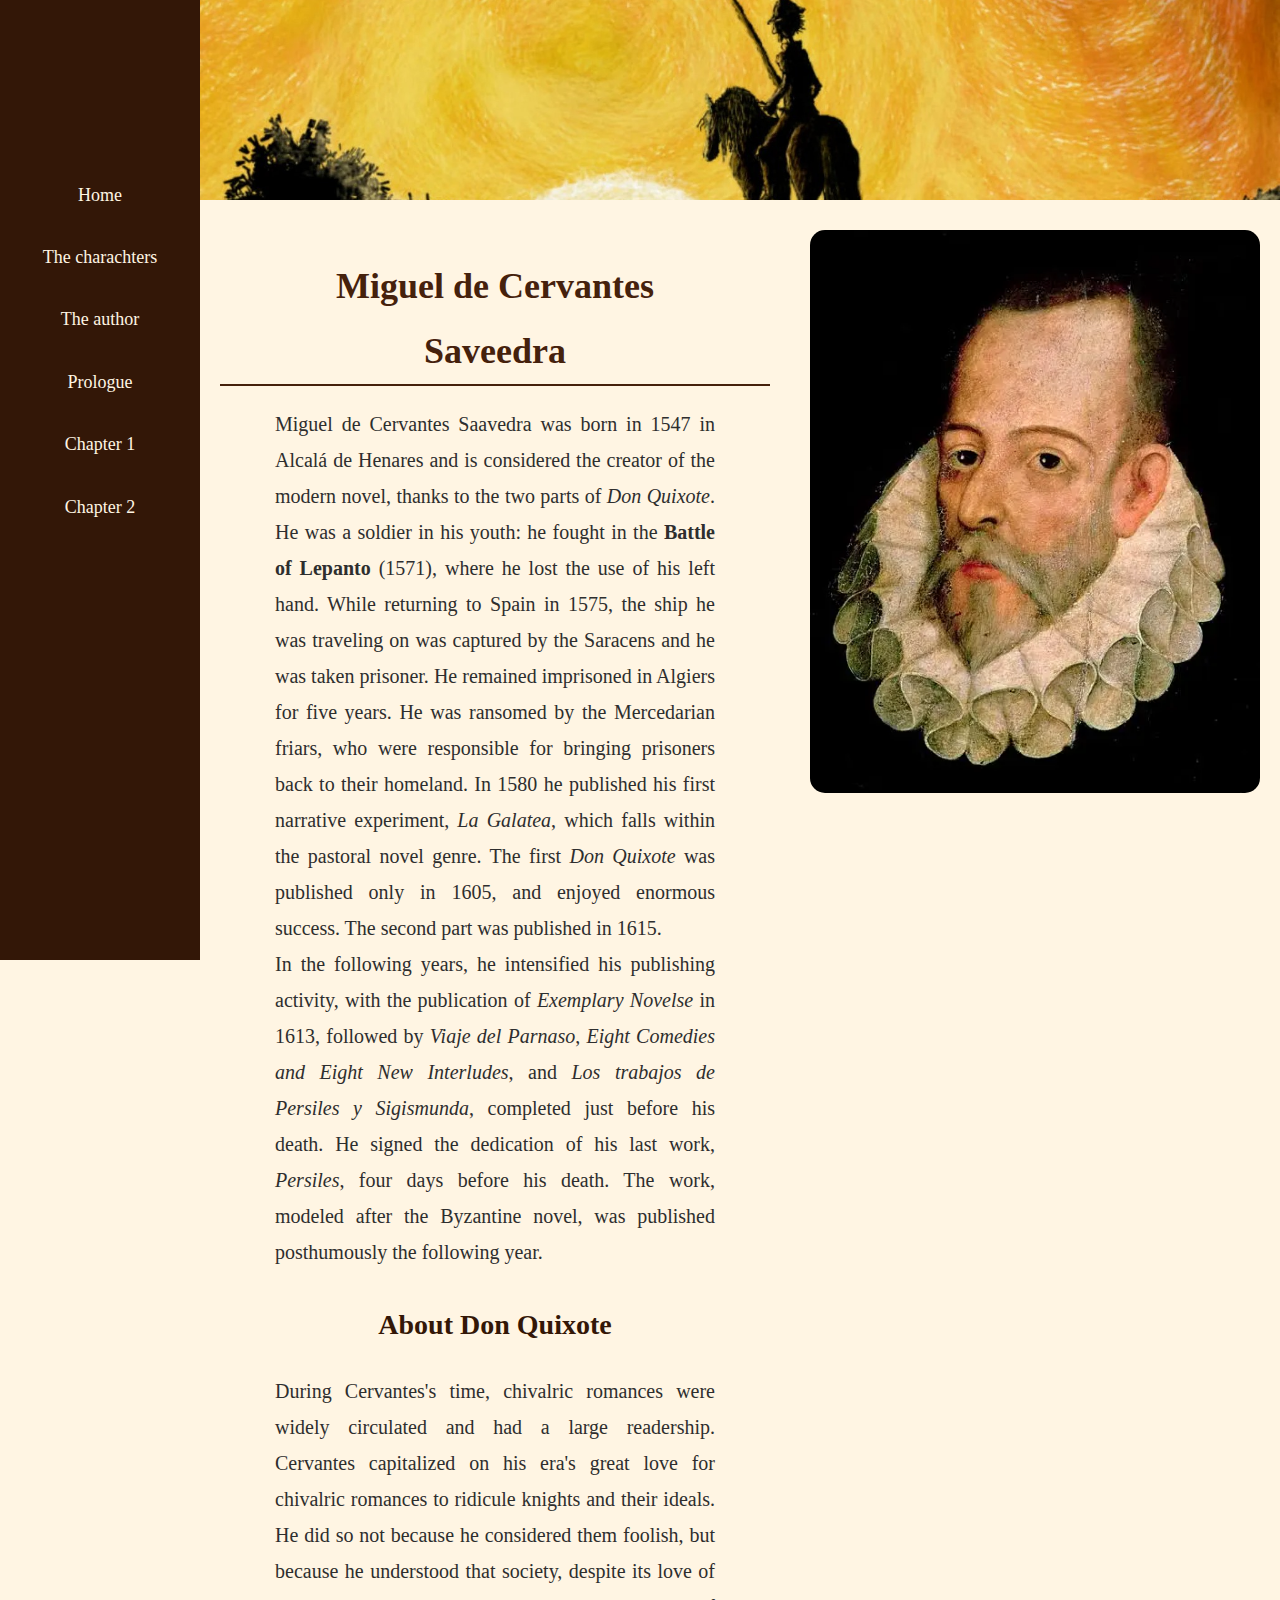
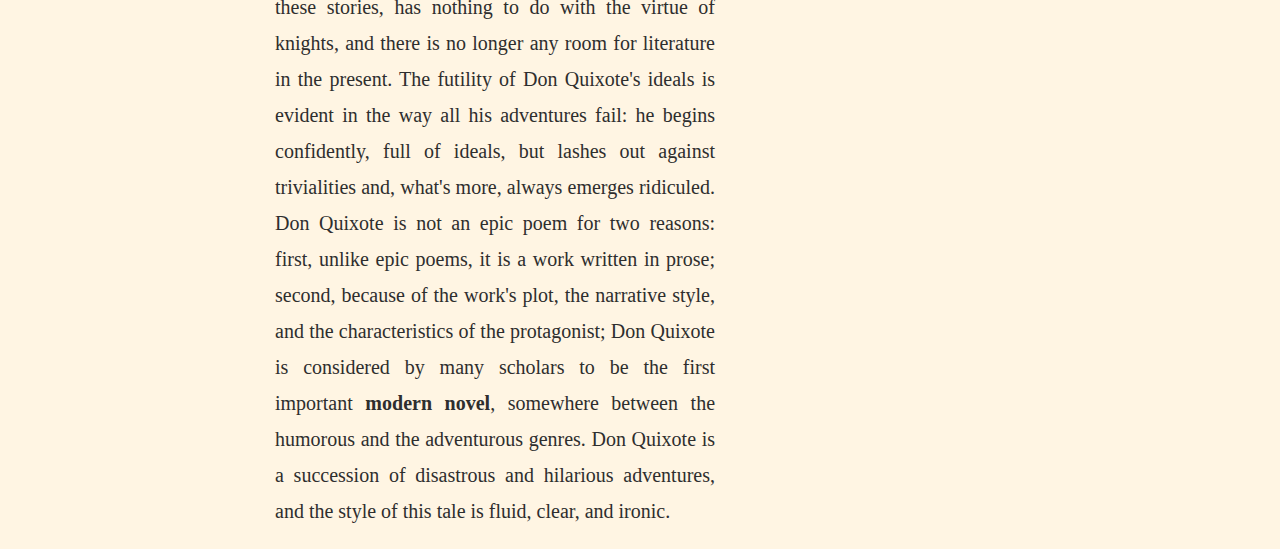
<file: autore.html>
<!DOCTYPE html>
<html>
    <head>
        <title>The author</title>
        <link rel="stylesheet" type="text/css" href="style.css">
    </head>
    <body>
       
       <img src="sfondo_autore.jpg" alt="sfondo autore" class="header-img">
        <div class="sidebar">
            <h2>Index</h2>
            <a href="index.html">Home</a>
            <a href="personaggi.html">The charachters</a>
            <a href="autore.html">The author</a>
            <a href="prologo.html">Prologue</a>
            <a href="capitolo1.html">Chapter 1</a>
            <a href="capitolo2.html">Chapter 2</a>
        </div>
        
    <div class="contenuto">
        <div class="author">
       <img src="author.jpg" alt="L'autore">
        <div class="testo-autore">   
            <h1>Miguel de Cervantes Saveedra </h1>
        <p> 
            Miguel de Cervantes Saavedra was born in 1547 in Alcalá de Henares and
            is considered the creator of the modern novel, thanks to the two 
            parts of <em>Don Quixote</em>. He was a soldier in his youth: 
            he fought in the <b>Battle of Lepanto</b> (1571), where he lost the use of his left hand.
            While returning to Spain in 1575, the ship he was traveling on was captured by 
            the Saracens and he was taken prisoner. 
            He remained imprisoned in Algiers for five years. 
            He was ransomed by the Mercedarian friars, who were responsible 
            for bringing prisoners back to their homeland. 
            In 1580 he published his first narrative experiment, <em>La Galatea</em>, 
            which falls within the pastoral novel genre. 
            The first <em>Don Quixote</em> was published only in 1605, 
            and enjoyed enormous success. The second part was published in 1615.<br>
            In the following years, he intensified his 
            publishing activity, with the publication 
            of <em>Exemplary Novelse</em> in 1613, followed by <em>Viaje del Parnaso</em>, 
            <em>Eight Comedies and Eight New Interludes</em>, and <em>Los trabajos de Persiles y Sigismunda</em>, 
            completed just before his death.
            He signed the dedication of his last work, <em>Persiles</em>, four days before his death. 
            The work, modeled after the Byzantine novel, was published posthumously the following year.
        </p>
            <h2>About Don Quixote</h2> 
            <p>During Cervantes's time, chivalric romances were widely 
                circulated and had a large readership. Cervantes capitalized 
                on his era's great love for chivalric romances to ridicule 
                knights and their ideals. He did so not because he considered 
                them foolish, but because he understood that society, despite its 
                love of these stories, has nothing to do with the virtue of knights,
                and there is no longer any room for literature in the present. 
                The futility of Don Quixote's ideals is evident in the way all his adventures fail: 
                he begins confidently, full of ideals, but lashes out against trivialities and, 
                what's more, always emerges ridiculed. Don Quixote is not an epic poem for two reasons:
                first, unlike epic poems, it is a work written in prose; second, because of the work's plot,
                the narrative style, and the characteristics of the protagonist; 
                Don Quixote is considered by many scholars to be the first important <b>modern novel</b>,
                somewhere between the humorous and the adventurous genres.
                Don Quixote is a succession of disastrous and hilarious adventures, 
                and the style of this tale is fluid, clear, and ironic.
                </p>
         </div>
        </div>
    </div>
        
    </body>
</html>
</file>
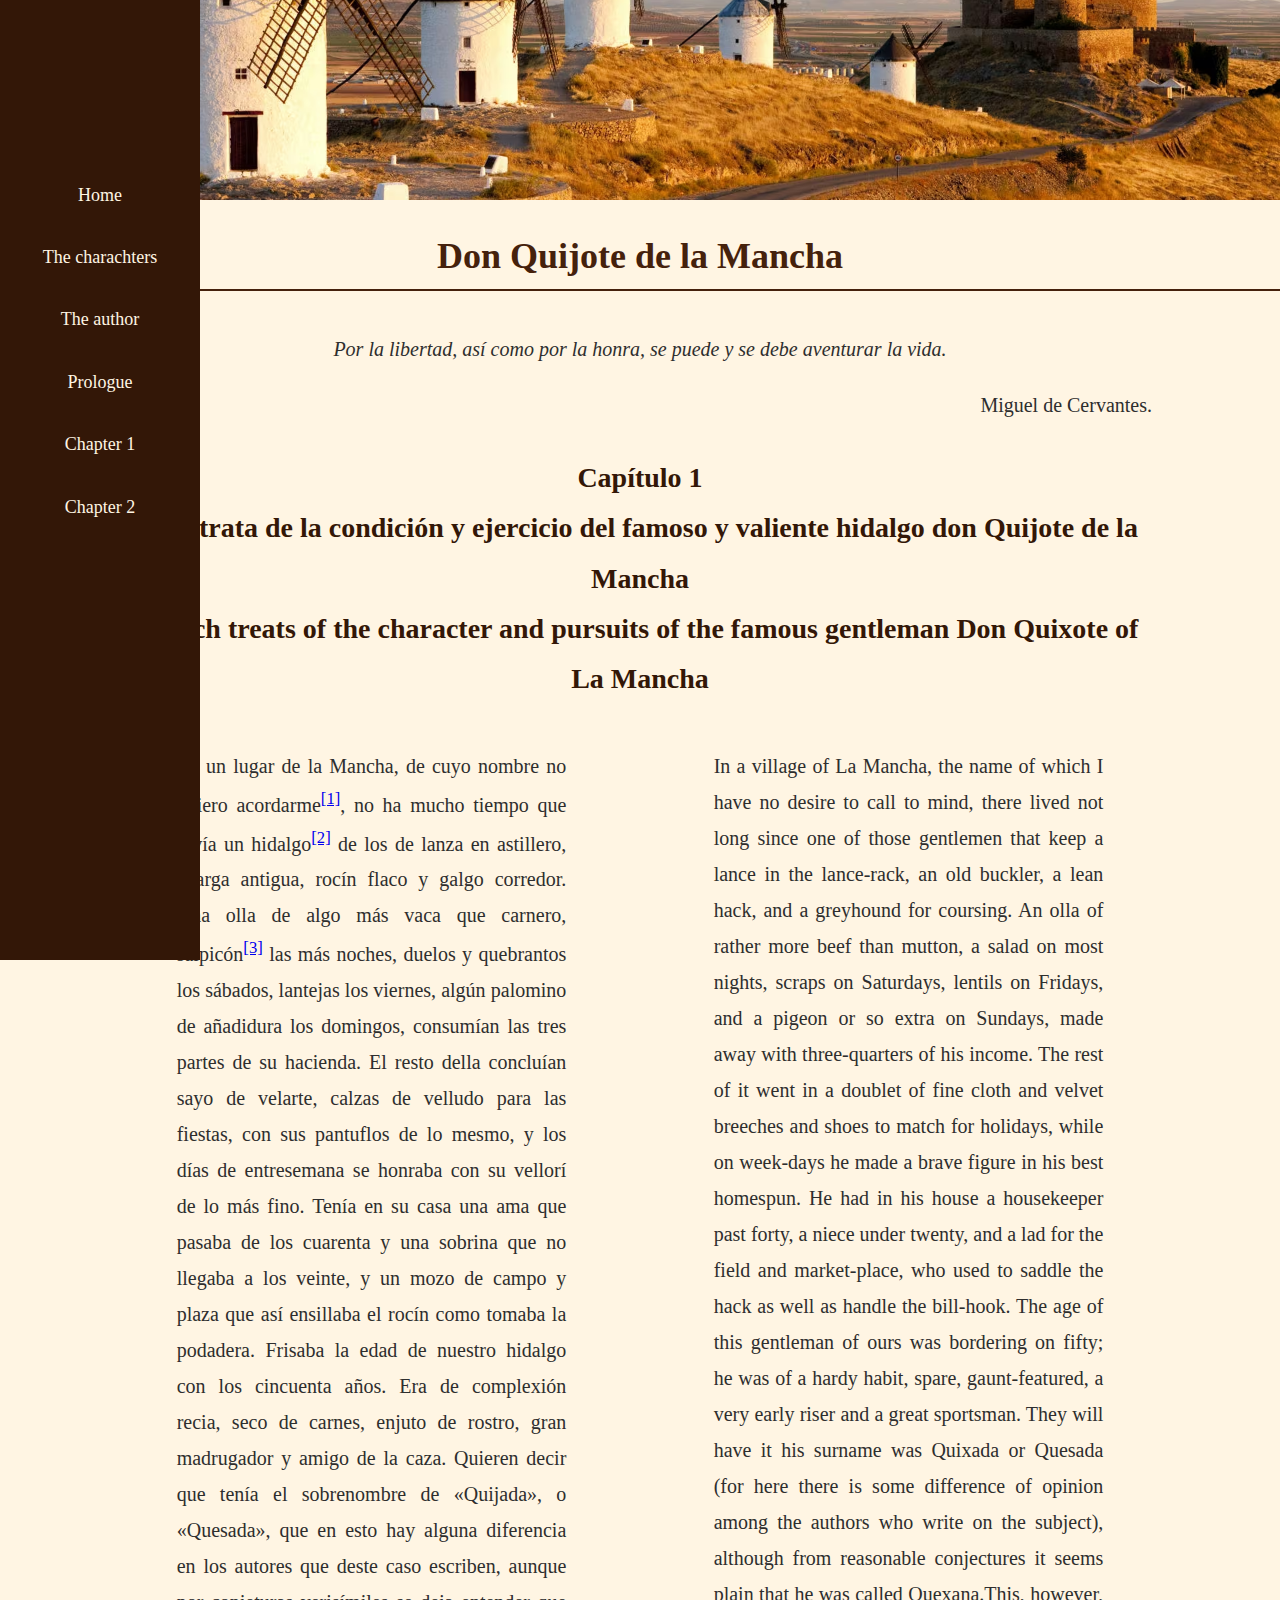
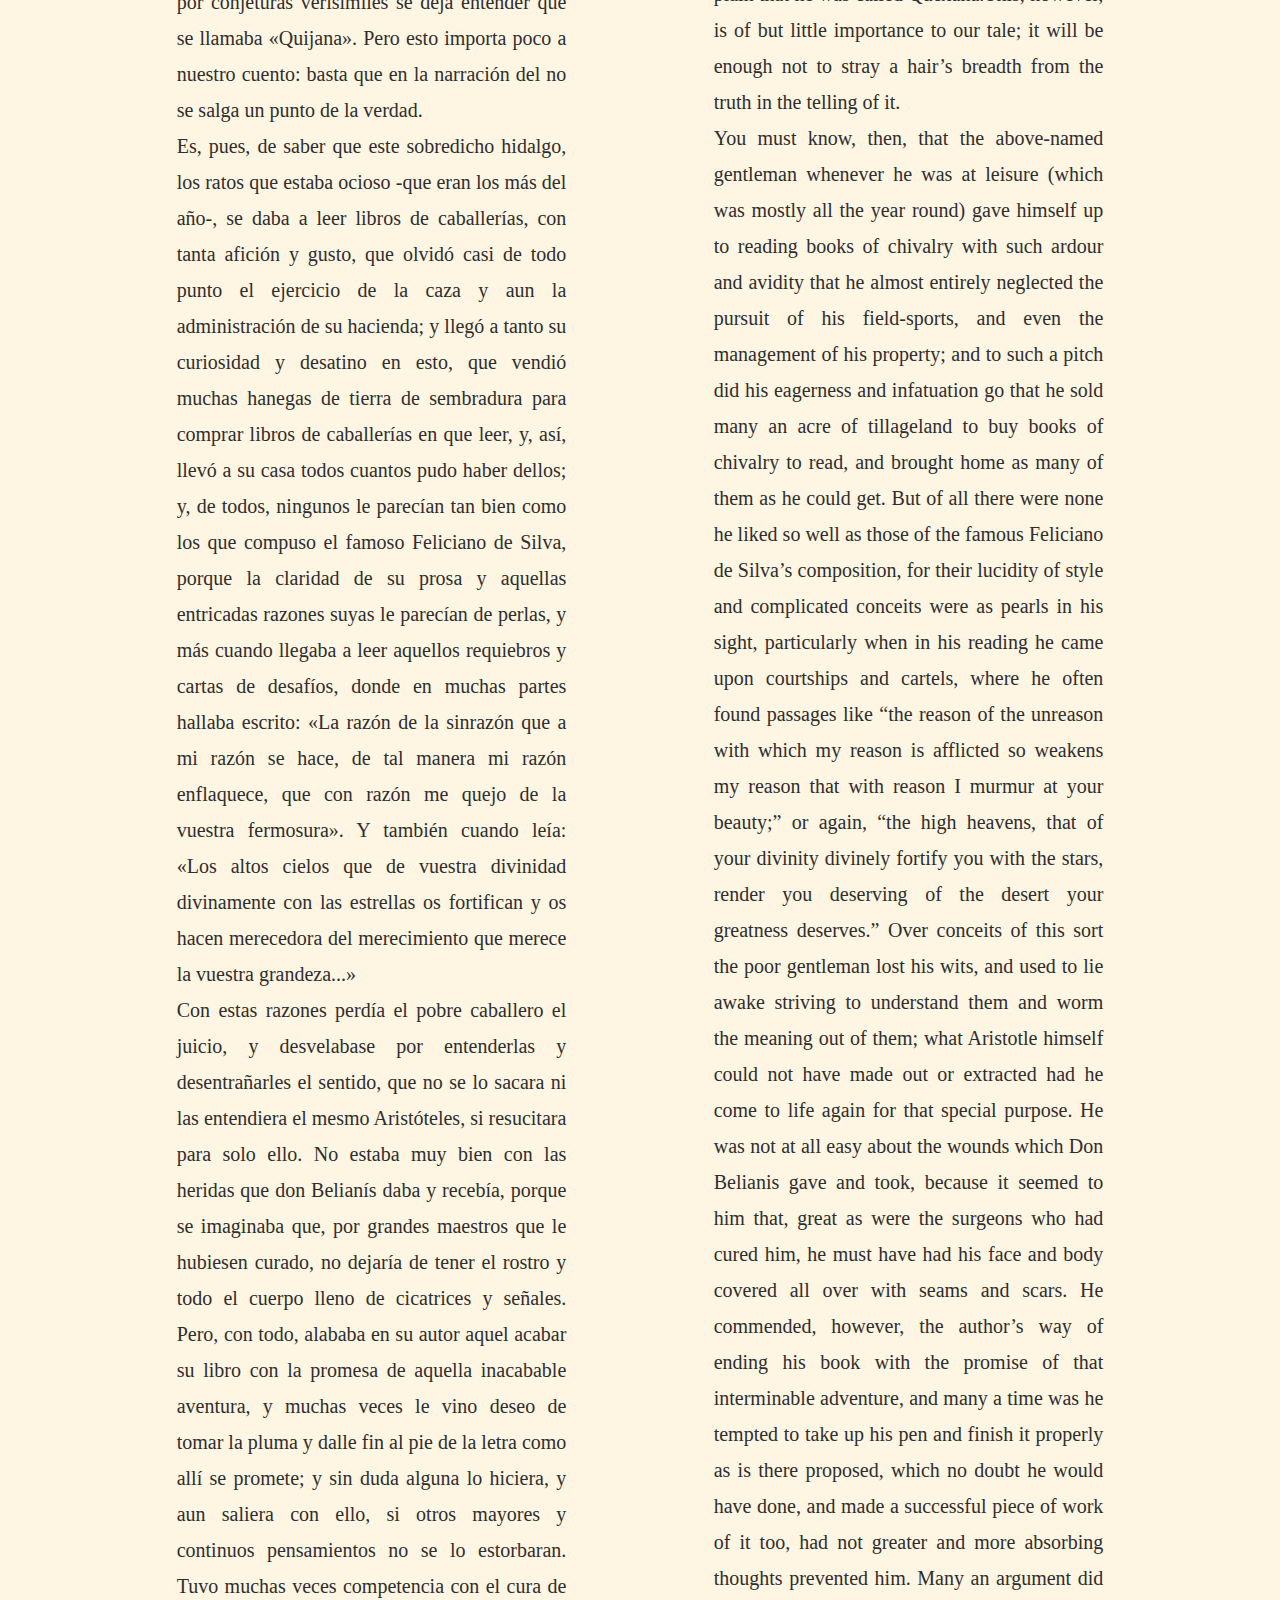
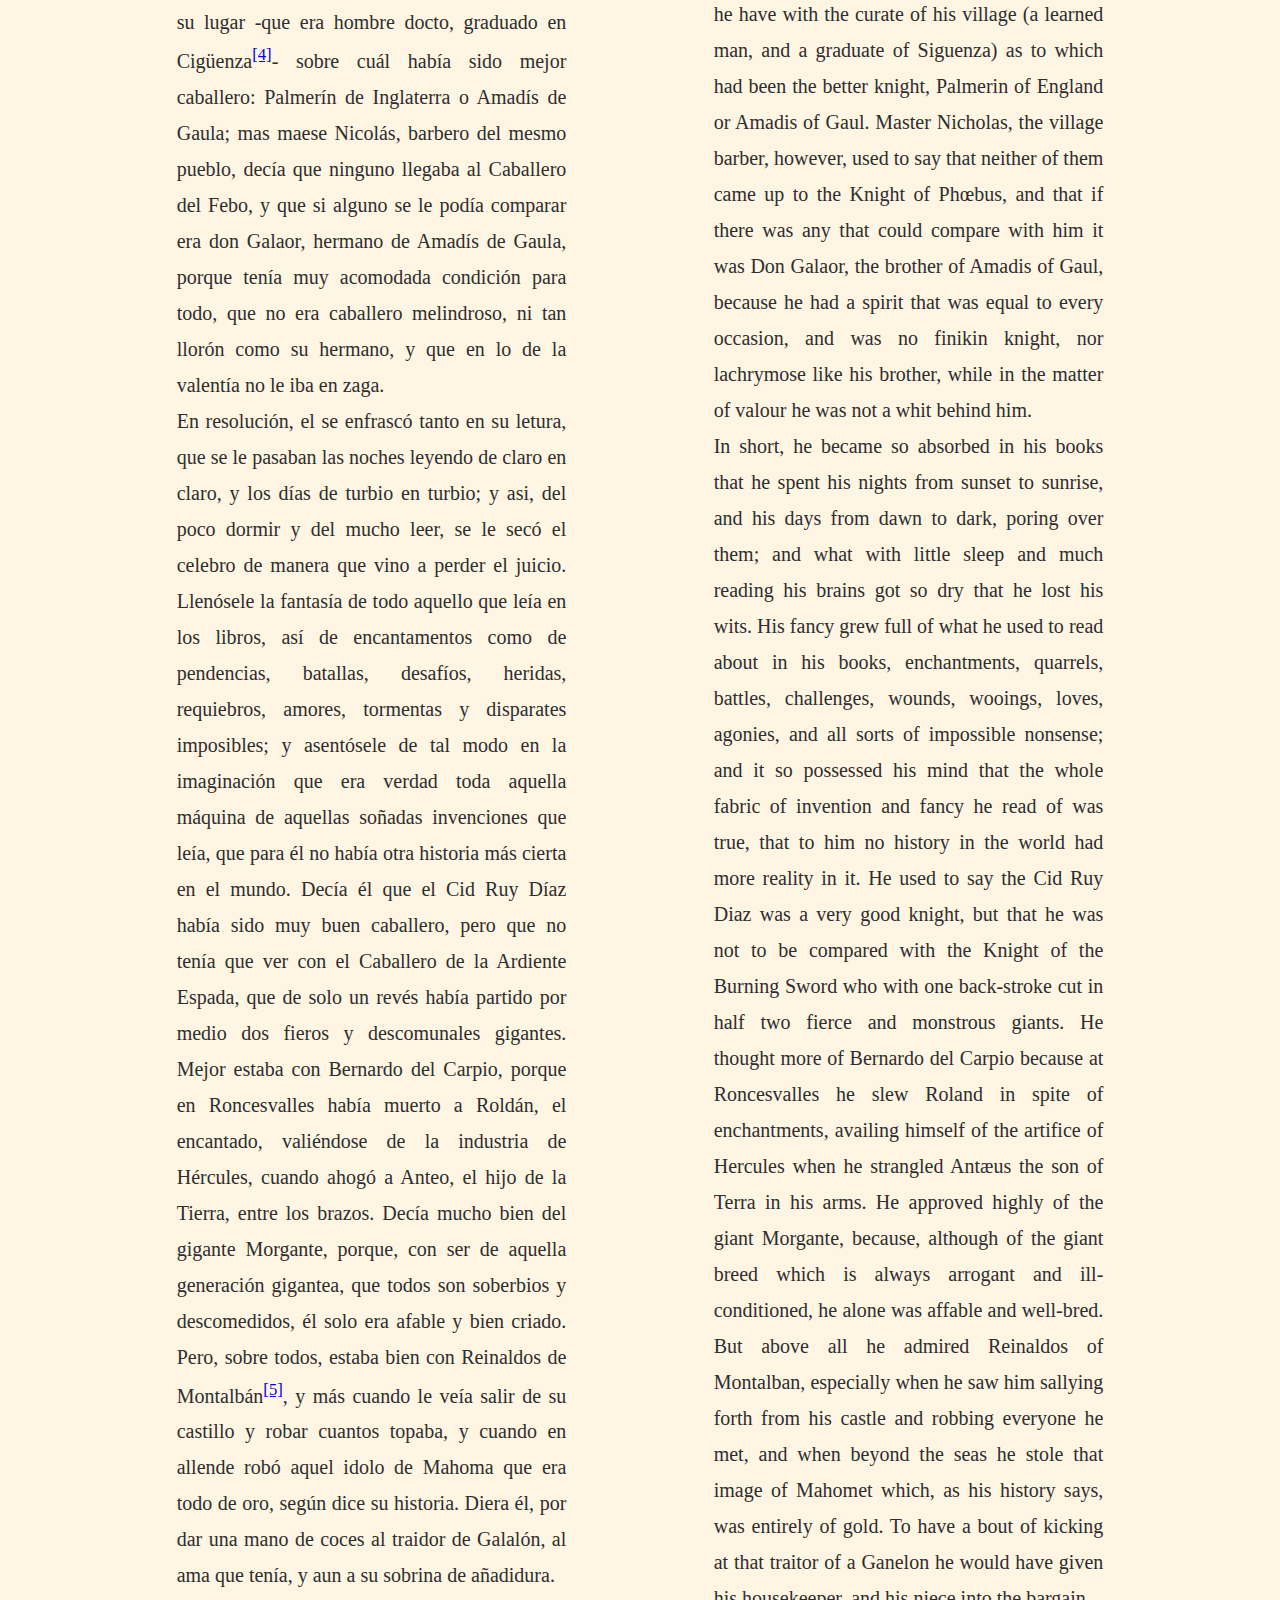
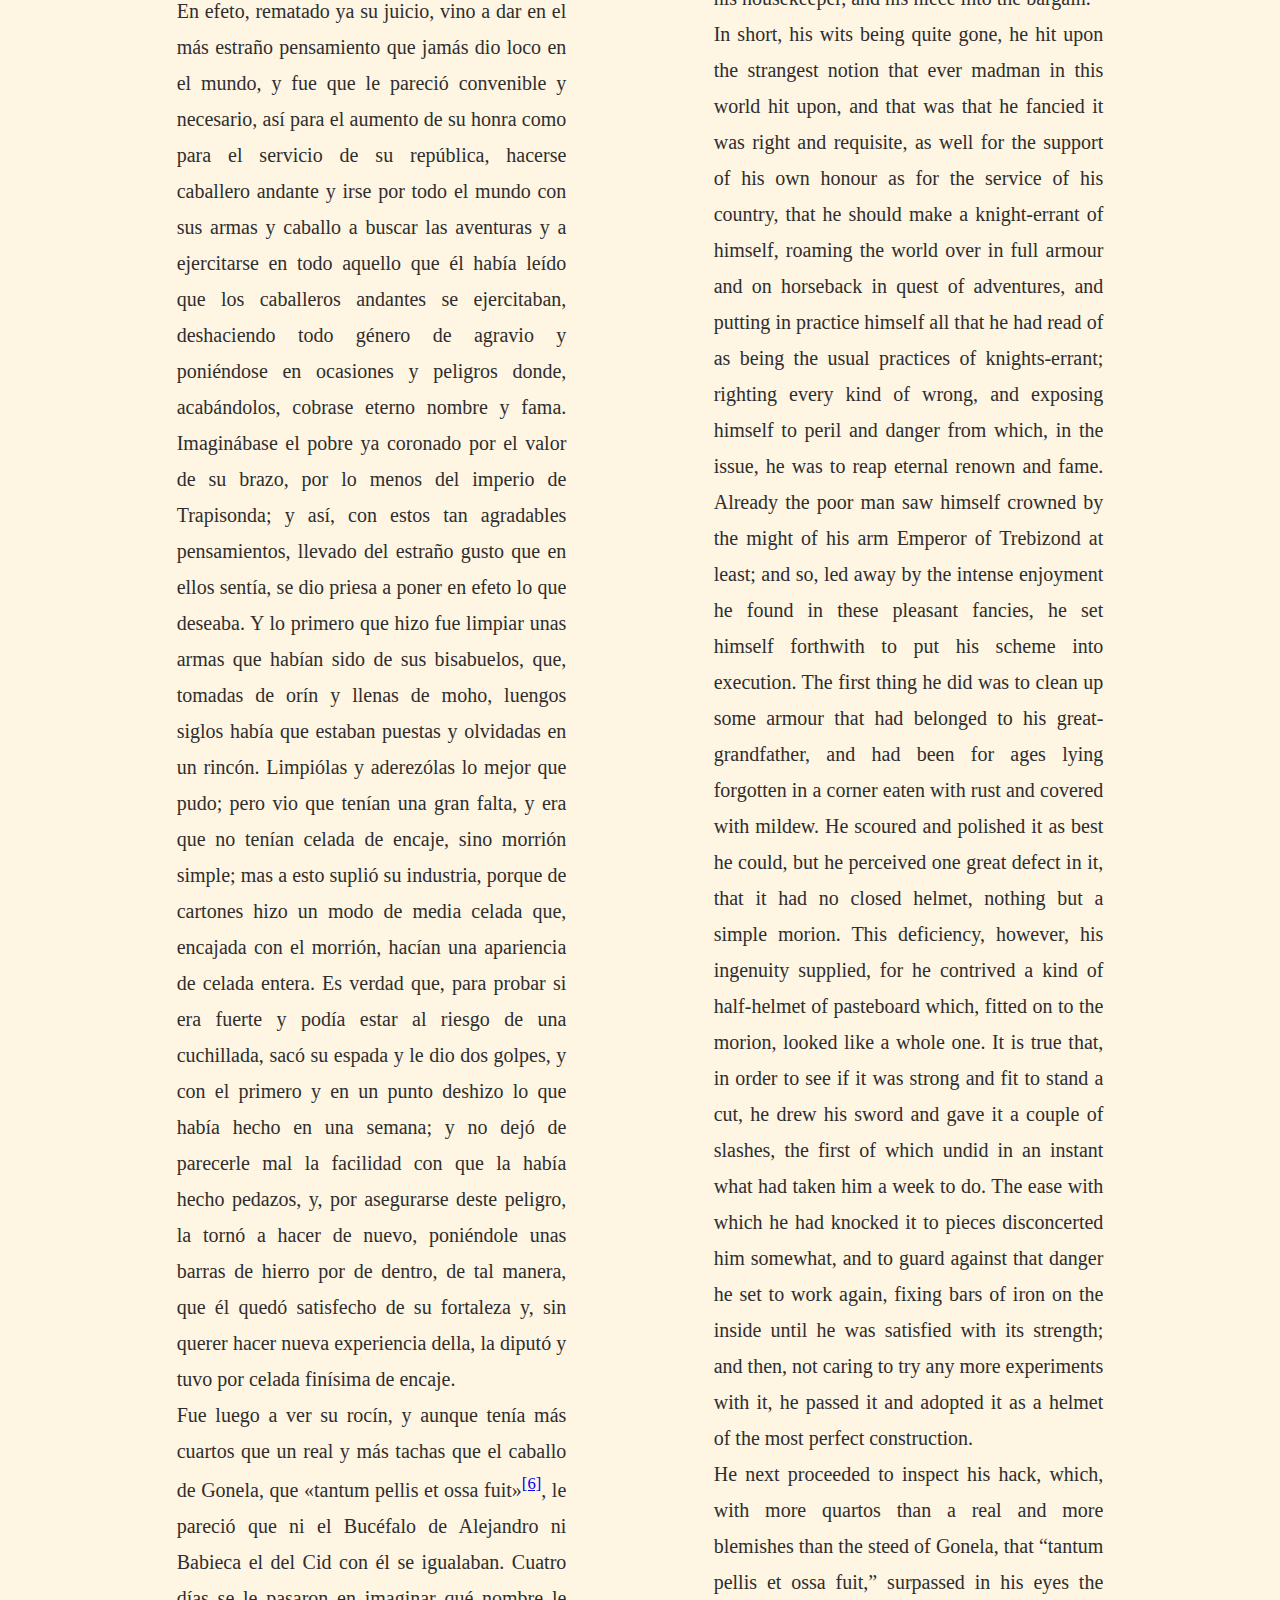
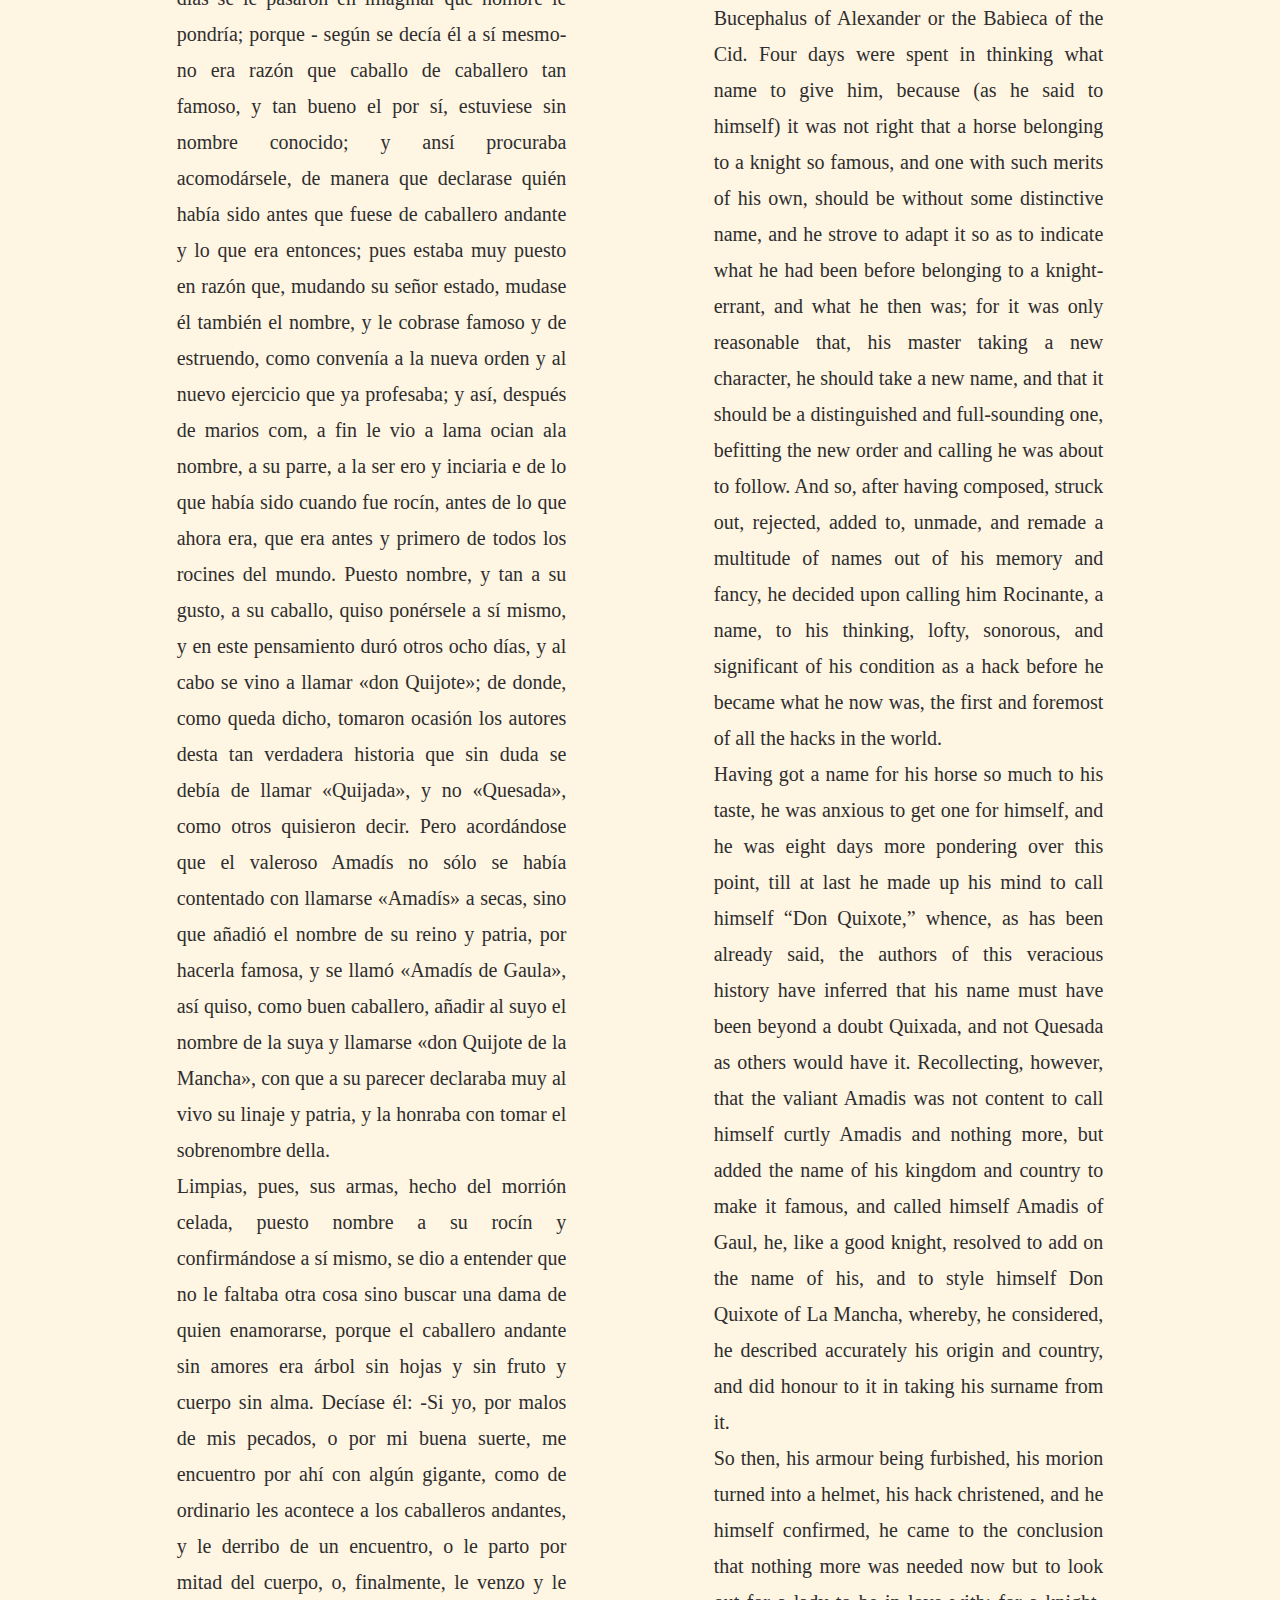
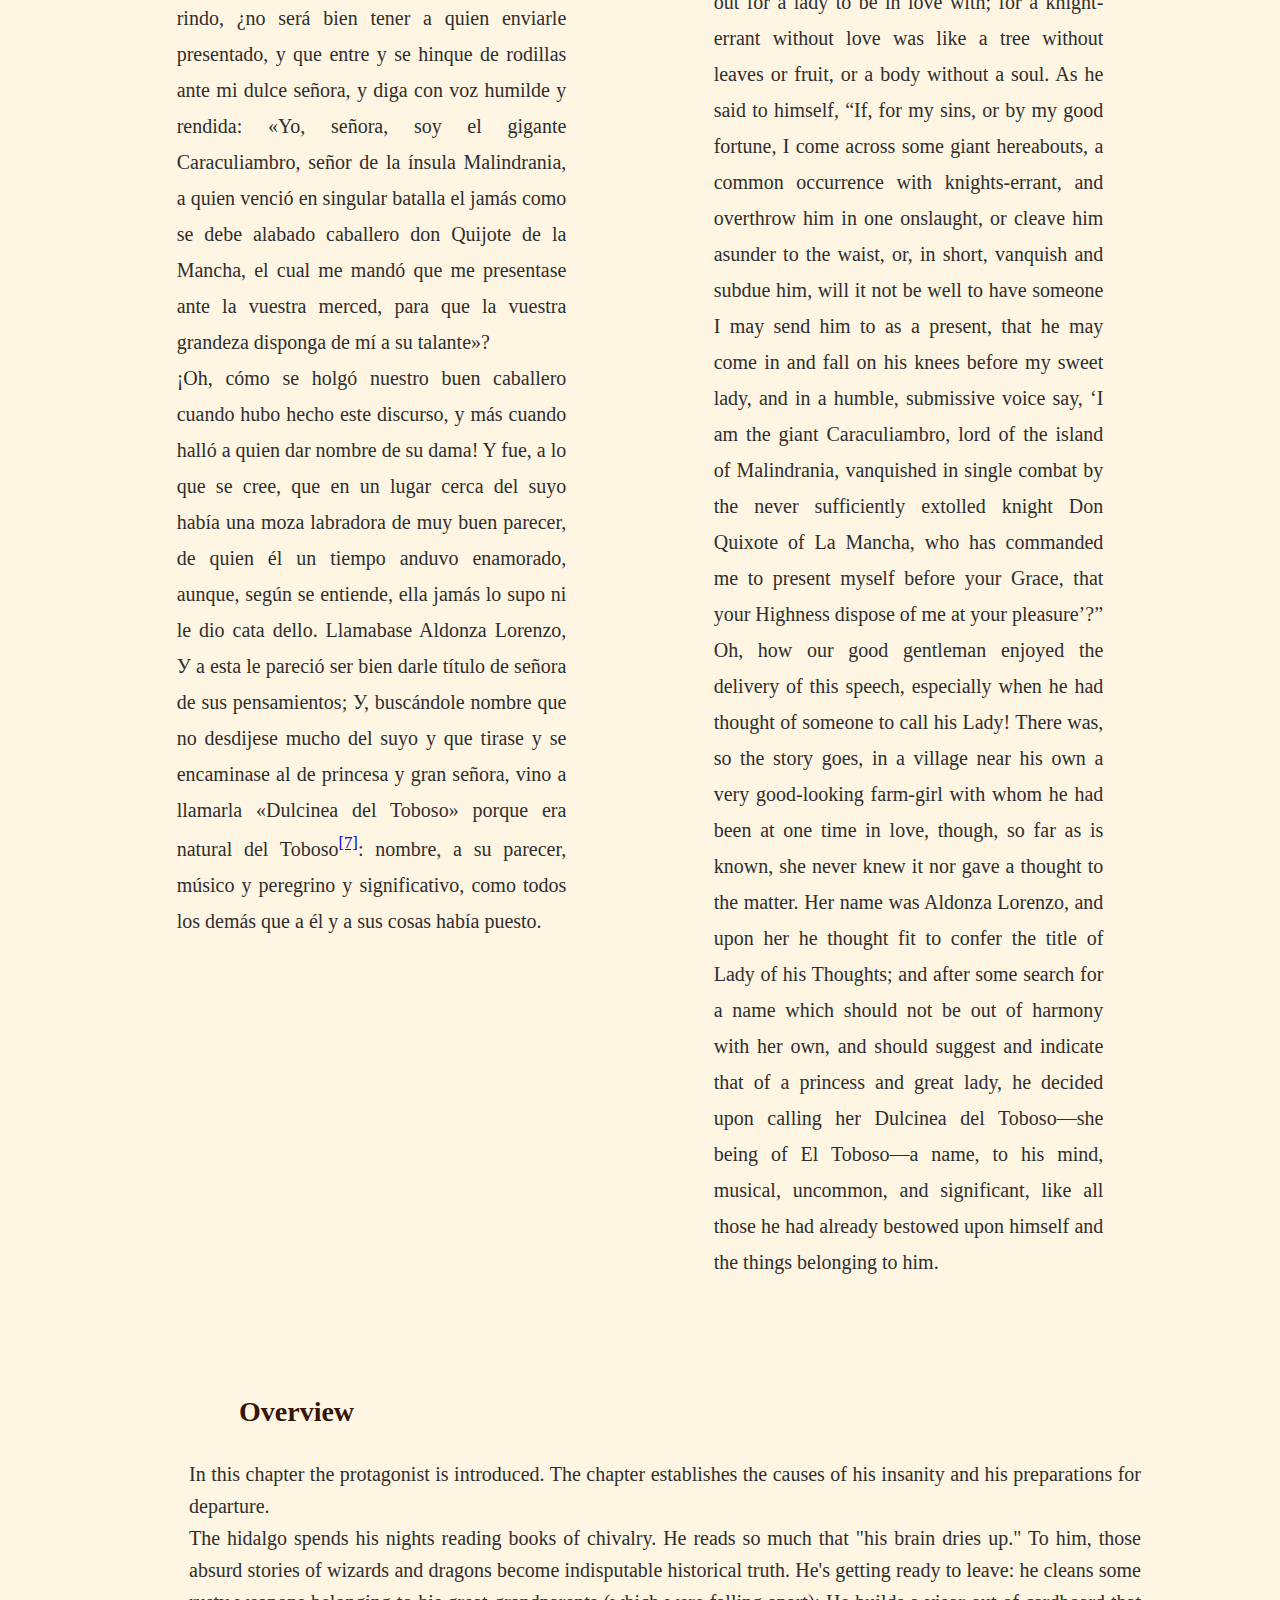
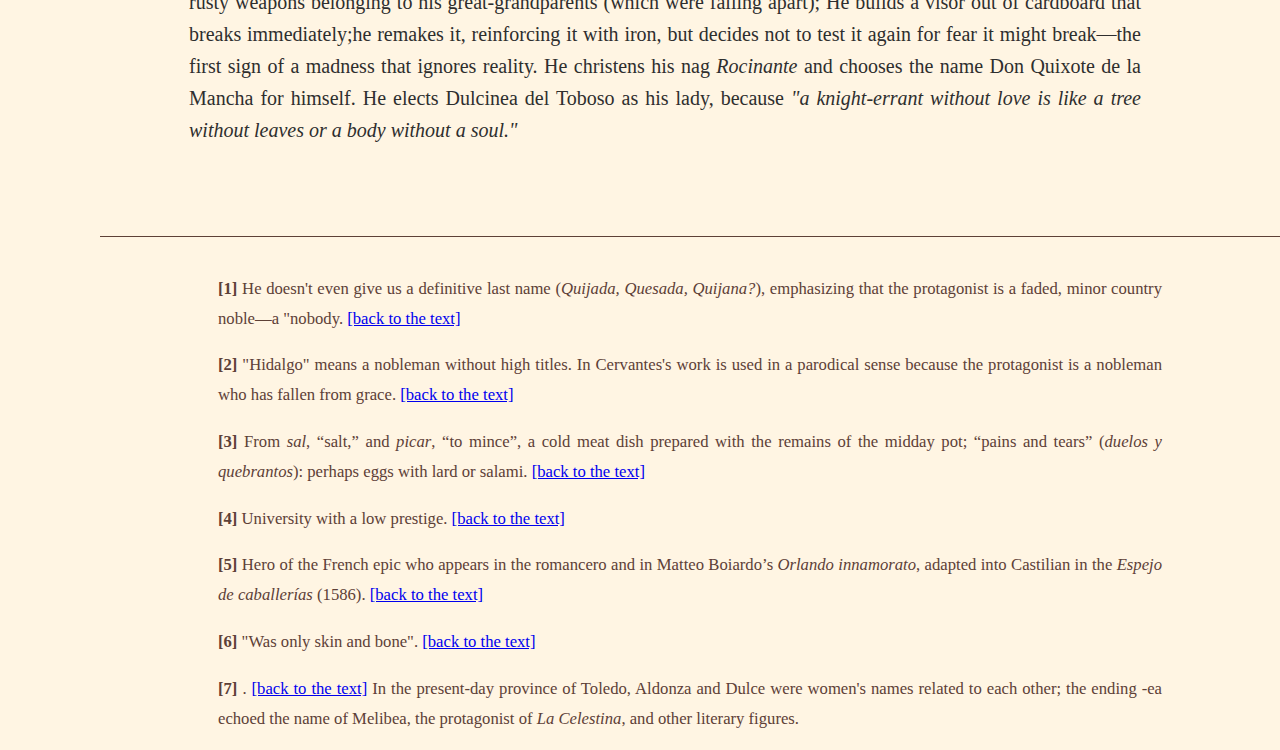
<file: capitolo1.html>
<!DOCTYPE html>
<html>
    <head>
        <title>Chapter 1
        </title>
        <link rel="stylesheet" type="text/css" href="style.css">
    </head>
    <body>
        
    <img src="upper_foto.avif" alt="paesaggio" class="header-img">
        
        <div class="sidebar">
            <h2>Index</h2>
            <a href="index.html">Home</a>
            <a href="personaggi.html">The charachters</a>
            <a href="autore.html">The author</a>
            <a href="prologo.html">Prologue</a>
            <a href="capitolo1.html">Chapter 1</a>
            <a href="capitolo2.html">Chapter 2</a>
        </div>
        
        <h1>Don Quijote de la Mancha</h1>
        <p style="text-align: center; margin-top: 40px;">
            <em>Por la libertad, así como por la honra, 
                se puede y se debe aventurar la vida.</em>
            
        </p>
        <p style="text-align: right; margin-top: 6px;"> 
            Miguel de Cervantes.
        </p>
        
        <h2> Capítulo 1 <br>
            Que trata de la condición y ejercicio del famoso 
            y valiente hidalgo don Quijote de la Mancha <br>
           Which treats of the character and pursuits
           of the famous gentleman Don Quixote of La Mancha</h2>
        
        <div class = "riga">
            <div class = "originale colonna">
                <p>
                    En un lugar de la Mancha, de cuyo nombre no quiero acordarme<sup><a href="#nota1" id="rif1">[1]</a></sup>, 
                    no ha mucho tiempo que vivía un hidalgo<sup><a href="#nota2" id="rif2">[2]</a></sup> de los de lanza en astillero, 
                    adarga antigua, rocín flaco y galgo corredor. Una olla de algo más vaca 
                    que carnero, salpicón<sup><a href="#nota3" id="rif3">[3]</a></sup> las más noches, duelos y quebrantos los sábados, 
                    lantejas los viernes, algún palomino de añadidura los domingos, consumían 
                    las tres partes de su hacienda.
                    El resto della concluían sayo de velarte, calzas de velludo para las fiestas, 
                    con sus pantuflos de lo mesmo, y los días de entresemana se honraba con su 
                    vellorí de lo más fino. Tenía en su casa una ama que pasaba de los cuarenta 
                    y una sobrina que no llegaba a los veinte, y un mozo de campo y plaza que así 
                    ensillaba el rocín como tomaba la podadera. Frisaba la edad de nuestro hidalgo 
                    con los cincuenta años. Era de complexión recia, seco de carnes, enjuto de rostro, 
                    gran madrugador y amigo de la caza. Quieren decir que tenía el sobrenombre 
                    de «Quijada», o «Quesada», que en esto hay alguna diferencia en los autores 
                    que deste caso escriben, aunque por conjeturas verisímiles se deja entender 
                    que se llamaba «Quijana». Pero esto importa poco a nuestro cuento: basta que en la
                    narración del no se salga un punto de la verdad. <br>
                    Es, pues, de saber que este sobredicho hidalgo, los ratos que estaba ocioso 
                    -que eran los más del año-, se daba a leer libros de caballerías, con tanta afición
                    y gusto, que olvidó casi de todo punto el ejercicio de la caza y aun la administración
                    de su hacienda; y llegó a tanto su curiosidad y desatino en esto, que vendió muchas
                    hanegas de tierra de sembradura para comprar libros de caballerías en que leer, y, así, 
                    llevó a su casa todos cuantos pudo haber dellos; y, de todos, ningunos le parecían 
                    tan bien como los que compuso el famoso Feliciano de Silva, porque la claridad de su 
                    prosa y aquellas entricadas razones suyas le parecían de perlas, y más cuando llegaba 
                    a leer aquellos requiebros y cartas de desafíos, donde en muchas partes hallaba escrito: 
                    «La razón de la sinrazón que a mi razón se hace, de tal manera mi razón enflaquece, 
                    que con razón me quejo de la vuestra fermosura». Y también cuando leía: 
                    «Los altos cielos que de vuestra divinidad divinamente con las estrellas os 
                    fortifican y os hacen merecedora del merecimiento que merece la vuestra grandeza...» <br>
                    Con estas razones perdía el pobre caballero el juicio, y desvelabase por entenderlas 
                    y desentrañarles el sentido, que no se lo sacara ni las entendiera el mesmo Aristóteles, 
                    si resucitara para solo ello. No estaba muy bien con las heridas que don Belianís daba y 
                    recebía, porque se imaginaba que, por grandes maestros que le hubiesen curado, no dejaría
                    de tener el rostro y todo el cuerpo lleno de cicatrices y señales. Pero, con todo, alababa
                    en su autor aquel acabar su libro con la promesa de aquella inacabable aventura, y muchas
                    veces le vino deseo de tomar la pluma y dalle fin al pie de la letra como allí se promete; 
                    y sin duda alguna lo hiciera, y aun saliera con ello, si otros mayores y continuos pensamientos 
                    no se lo estorbaran. Tuvo muchas veces competencia con el cura de su lugar -que era hombre docto, 
                    graduado en Cigüenza<sup><a href="#nota4" id="rif4">[4]</a></sup>- sobre cuál había sido mejor caballero: Palmerín de Inglaterra o Amadís de Gaula; 
                    mas maese Nicolás, barbero del mesmo pueblo, decía que ninguno llegaba al Caballero del Febo, 
                    y que si alguno se le podía comparar era don Galaor, hermano de Amadís de Gaula, porque tenía muy 
                    acomodada condición para todo, que
                    no era caballero melindroso, ni tan llorón como su hermano, y que en lo de la valentía no le iba en zaga. <br>
                    En resolución, el se enfrascó tanto en su letura, que se le pasaban las noches leyendo de claro en claro, 
                    y los días de turbio en turbio; y asi, del poco dormir y del mucho leer, se le secó el celebro de manera que 
                    vino a perder el juicio. Llenósele la fantasía de todo aquello que leía en los libros, así de encantamentos 
                    como de pendencias, batallas, desafíos, heridas, requiebros, amores, tormentas y disparates imposibles; y 
                    asentósele de tal modo en la imaginación que era verdad toda aquella máquina de aquellas soñadas invenciones 
                    que leía, que para él no había otra historia más cierta en el mundo. Decía él que el Cid Ruy Díaz había sido 
                    muy buen caballero, pero que no tenía que ver con el Caballero de la Ardiente Espada, que de solo 
                    un revés había partido por medio dos fieros y descomunales gigantes. Mejor estaba con Bernardo del 
                    Carpio, porque en Roncesvalles había muerto a Roldán, el encantado, valiéndose de la industria de
                    Hércules, cuando ahogó a Anteo, el hijo de la Tierra, entre los brazos. Decía mucho bien del gigante
                    Morgante, porque, con ser de aquella generación gigantea, que todos son soberbios y descomedidos, 
                    él solo era afable y bien criado. Pero, sobre todos, estaba bien con Reinaldos de Montalbán<sup><a href="#nota5" id="rif5">[5]</a></sup>, y más
                    cuando le veía salir de su castillo y robar cuantos topaba, y cuando en allende robó aquel idolo de
                    Mahoma que era todo de oro, según dice su historia. Diera él, por dar una mano de coces al traidor de
                    Galalón, al ama que tenía, y aun a su sobrina de añadidura. <br>
                    En efeto, rematado ya su juicio, vino a dar en el más estraño pensamiento 
                    que jamás dio loco en el mundo, y fue que le pareció convenible y necesario, así para el aumento de su honra 
                    como para el servicio de su república, hacerse caballero andante y irse por todo el mundo con sus armas y
                    caballo a buscar las aventuras y a ejercitarse en todo aquello que él había leído que los caballeros andantes
                    se ejercitaban, deshaciendo todo género de agravio y poniéndose en ocasiones y peligros donde, acabándolos,
                    cobrase eterno nombre y fama. Imaginábase el pobre ya coronado por el valor de su brazo, por lo menos del imperio de Trapisonda; y así, 
                    con estos tan agradables pensamientos, llevado del estraño gusto que en ellos sentía, se dio priesa a poner en efeto lo que deseaba.
                    Y lo primero que hizo fue limpiar unas armas que habían sido de sus bisabuelos, que, tomadas de orín y llenas de moho, luengos siglos 
                    había que estaban puestas y olvidadas en un rincón. Limpiólas y aderezólas lo mejor que pudo; pero vio que tenían una gran falta, y era que no tenían celada de encaje, sino morrión simple; mas a esto suplió su industria, porque de cartones hizo un modo de media celada que, encajada con el morrión, hacían una apariencia de celada entera. Es verdad que, para probar si era fuerte y podía estar al riesgo de una cuchillada, sacó su espada y le dio dos golpes, y con el primero y en un punto deshizo lo que había hecho en una semana; y no dejó de parecerle mal la facilidad con que la había hecho pedazos, y, por asegurarse deste peligro, la tornó a hacer de nuevo, poniéndole unas barras de hierro por de dentro, de tal manera, que él quedó satisfecho de su fortaleza y, sin querer hacer nueva experiencia della, la diputó y tuvo por celada finísima de encaje. <br>
                    Fue luego a ver su rocín, y aunque tenía más cuartos que un real y más tachas que el caballo de Gonela, que «tantum pellis et ossa fuit»<sup><a href="#nota6" id="rif6">[6]</a></sup>, 
                    le pareció que ni el Bucéfalo de Alejandro ni Babieca el del Cid con él se igualaban. Cuatro días se le pasaron en imaginar qué nombre le pondría; porque - según se decía él a sí mesmo-no era razón que caballo de caballero tan famoso, y tan bueno el por sí, estuviese sin nombre conocido; y ansí procuraba acomodársele, de manera que declarase quién había sido antes que fuese de caballero andante y lo que era entonces; pues estaba muy puesto en razón que, mudando su señor estado, mudase él también el nombre, y le cobrase famoso y de estruendo, como convenía a la nueva orden y al nuevo ejercicio que ya profesaba; y así, después de
                    marios com, a fin le vio a lama ocian ala nombre, a su parre, a la ser ero y inciaria e
                    de lo que había sido cuando fue rocín, antes de lo que ahora era, que era antes y primero de todos los rocines del mundo.
                    Puesto nombre, y tan a su gusto, a su caballo, quiso ponérsele a sí mismo, y en este pensamiento duró otros ocho días, y al cabo se vino a llamar «don Quijote»; de donde, como queda dicho, tomaron ocasión los autores desta tan verdadera historia que sin duda se debía de llamar
                    «Quijada», y no «Quesada», como otros quisieron decir. Pero acordándose que el valeroso Amadís no sólo se había contentado con llamarse «Amadís» a secas, sino que añadió el nombre de su reino y patria, por hacerla famosa, y se llamó «Amadís de Gaula», así quiso, como buen caballero, añadir al suyo el nombre de la suya y llamarse «don Quijote de la Mancha», con que a su parecer declaraba muy al vivo su linaje y patria, y la honraba con tomar el sobrenombre della. <br>
                    Limpias, pues, sus armas, hecho del morrión celada, puesto nombre a su rocín y confirmándose a sí mismo, 
                    se dio a entender que no le faltaba otra cosa sino buscar una dama de quien enamorarse, porque el caballero 
                    andante sin amores era árbol sin hojas y sin fruto y cuerpo
                    sin alma. Decíase él:
                    -Si yo, por malos de mis pecados, o por mi buena suerte, me encuentro por ahí con algún gigante, como de 
                    ordinario les acontece a los caballeros andantes, y le derribo de un encuentro, o le parto por mitad del cuerpo,
                    o, finalmente, le venzo y le rindo, ¿no será bien tener a quien enviarle presentado, y que entre y se hinque de 
                    rodillas ante mi dulce señora, y diga con voz humilde y rendida: «Yo, señora, soy el gigante Caraculiambro, 
                    señor de la ínsula Malindrania, a quien venció en singular batalla el jamás como se debe alabado caballero don
                    Quijote de la Mancha, el cual me mandó que me presentase ante la vuestra merced, para que la vuestra grandeza disponga de mí a su talante»? <br>
                    ¡Oh, cómo se holgó nuestro buen caballero cuando hubo hecho este discurso, y más cuando halló a quien dar nombre de
                    su dama! Y fue, a lo que se cree, que en un lugar cerca del suyo había una moza labradora de muy buen parecer, 
                    de quien él un tiempo anduvo enamorado, aunque, según se entiende, ella jamás lo supo ni le dio cata dello. 
                    Llamabase Aldonza Lorenzo, У a esta le pareció ser bien darle título de señora de sus pensamientos; У,
                    buscándole nombre que no desdijese mucho del suyo y que tirase y se encaminase al de princesa y gran señora, 
                    vino a llamarla «Dulcinea del Toboso» porque era natural del Toboso<sup><a href="#nota7" id="rif7">[7]</a></sup>: nombre, a su parecer, músico y peregrino y significativo, como todos los demás que a él y a sus cosas había puesto.
                </p>
            </div>
            
            <div class= "traduzione colonna">
                <p>
                    In a village of La Mancha, the name of which I have no desire to call to mind, 
                    there lived not long since one of those gentlemen that keep a lance in the lance-rack, 
                    an old buckler, a lean hack, and a greyhound for coursing. An olla of rather more beef 
                    than mutton, a salad on most nights, scraps on Saturdays, lentils on Fridays, and a 
                    pigeon or so extra on Sundays, made away with three-quarters of his income. The rest of 
                    it went in a doublet of fine cloth and velvet breeches and shoes to match for holidays, 
                    while on week-days he made a brave figure in his best homespun. He had in his house a housekeeper past forty, 
                    a niece under twenty, and a lad for the field and market-place, who used to saddle the
                    hack as well as handle the bill-hook. The age of this gentleman of ours was bordering on 
                    fifty; he was of a hardy habit, spare, gaunt-featured, a very early riser and a great sportsman. 
                    They will have it his surname was Quixada or Quesada (for here there is some difference of 
                    opinion among the authors who write on the subject), although from reasonable conjectures 
                    it seems plain that he was called Quexana.This, however, is of but little importance to our tale; 
                    it will be enough not to stray a hair’s breadth from the truth in the telling of it. <br>
                    You must know, then, that the above-named gentleman whenever he was at leisure (which was mostly 
                    all the year round) gave himself up to reading books of chivalry with such ardour and avidity 
                    that he almost entirely neglected the pursuit of his field-sports, and even the management 
                    of his property; and to such a pitch did his eagerness and infatuation go that he sold many 
                    an acre of tillageland to buy books of chivalry to read, and brought home as many of them 
                    as he could get. But of all there were none he liked so well as those of the famous Feliciano 
                    de Silva’s composition, for their lucidity of style and complicated conceits were as pearls in his 
                    sight, particularly when in his reading he came upon courtships and cartels, where he often 
                    found passages like “the reason of the unreason with which my reason is afflicted so weakens 
                    my reason that with reason I murmur at your beauty;” or again, “the high heavens, that of your 
                    divinity divinely fortify you with the stars, render you deserving of the desert 
                    your greatness deserves.”
                    Over conceits of this sort the poor gentleman lost his wits, and used to lie awake 
                    striving to understand them and worm the meaning out of them; what Aristotle himself 
                    could not have made out or extracted had he come to life again for that special purpose. 
                    He was not at all easy about the wounds which Don Belianis gave and took, because it 
                    seemed to him that, great as were the surgeons who had cured him, he must have had his
                    face and body covered all over with seams and scars. He commended, however, the author’s 
                    way of ending his book with the promise of that interminable adventure, and many a time was 
                    he tempted to take up his pen and finish it properly as is there proposed, which no doubt he
                    would have done, and made a successful piece of work of it too, had not greater and more absorbing thoughts 
                    prevented him.
                    
                    Many an argument did he have with the curate of his village (a learned man, and a graduate of Siguenza) as to which had been the better knight, Palmerin of England or Amadis of Gaul. Master Nicholas, the village barber, however, used to say that neither of them came up to the Knight of Phœbus, and that if there was any that could compare with him it was Don Galaor, the brother of Amadis of Gaul, because he had a spirit that was equal to every occasion, and was no finikin knight, nor lachrymose like his brother, while in the matter of valour he was not a whit behind him. <br>
                    In short, he became so absorbed in his books that he spent his nights from sunset to sunrise, and his days from dawn to dark, poring over them; and what with little sleep and much reading his brains got so dry that he lost his wits. His fancy grew full of what he used to read about in his books, enchantments, quarrels, battles, challenges, wounds, wooings, loves, agonies, and all sorts of impossible nonsense; and it so possessed his mind that the whole fabric of invention and fancy he read of was true, that to him no history in the world had more reality in it. He used to say the Cid Ruy Diaz was a very good knight, but that he was not to be compared with the Knight of the Burning Sword who with one back-stroke cut in half two fierce and monstrous giants. He thought more of Bernardo del Carpio because at Roncesvalles he slew Roland in spite of enchantments, availing himself of the artifice of Hercules when he strangled Antæus the son of Terra in his arms. He approved highly of the giant Morgante, because, although of the giant breed which is always arrogant and ill-conditioned, he alone was affable and well-bred. But above all he admired Reinaldos of Montalban, especially when he saw him sallying forth from his castle and robbing everyone he met, and when beyond the seas he stole that image of Mahomet which, as his history says, was entirely of gold. To have a bout of kicking at that traitor of a Ganelon he would have given his housekeeper, and his niece into the bargain. <br>
                    In short, his wits being quite gone, he hit upon the strangest notion that ever madman in this world hit upon, and that was that he fancied it was right and requisite, as well for the support of his own honour as for the service of his country, that he should make a knight-errant of himself, roaming the world over in full armour and on horseback in quest of adventures, and putting in practice himself all that he had read of as being the usual practices of knights-errant; righting every kind of wrong, and exposing himself to peril and danger from which, in the issue, he was to reap eternal renown and fame. Already the poor man saw himself crowned by the might of his arm Emperor of Trebizond at least; and so, led away by the intense enjoyment he found in these pleasant fancies, he set himself forthwith to put his scheme into execution.
                    The first thing he did was to clean up some armour that had belonged to his great-grandfather, and had been for ages lying forgotten in a corner eaten with rust and covered with mildew. He scoured and polished it as best he could, but he perceived one great defect in it, that it had no closed helmet, nothing but a simple morion. This deficiency, however, his ingenuity supplied, for he contrived a kind of half-helmet of pasteboard which, fitted on to the morion, looked like a whole one. It is true that, in order to see if it was strong and fit to stand a cut, he drew his sword and gave it a couple of slashes, the first of which undid in an instant what had taken him a week to do. The ease with which he had knocked it to pieces disconcerted him somewhat, and to guard against that danger he set to work again, fixing bars of iron on the inside until he was satisfied with its strength; and then, not caring to try any more experiments with it, he passed it and adopted it as a helmet of the most perfect construction. <br>
                    He next proceeded to inspect his hack, which, with more quartos than a real and more blemishes than the steed of Gonela, that “tantum pellis et ossa fuit,” surpassed in his eyes the Bucephalus of Alexander or the Babieca of the Cid. Four days were spent in thinking what name to give him, because (as he said to himself) it was not right that a horse belonging to a knight so famous, and one with such merits of his own, should be without some distinctive name, and he strove to adapt it so as to indicate what he had been before belonging to a knight-errant, and what he then was; for it was only reasonable that, his master taking a new character, he should take a new name, and that it should be a distinguished and full-sounding one, befitting the new order and calling he was about to follow. And so, after having composed, struck out, rejected, added to, unmade, and remade a multitude of names out of his memory and fancy, he decided upon calling him Rocinante, a name, to his thinking, lofty, sonorous, and significant of his condition as a hack before he became what he now was, the first and foremost of all the hacks in the world. <br>
                    Having got a name for his horse so much to his taste, he was anxious to get one for himself, and he was eight days more pondering over this point, till at last he made up his mind to call himself “Don Quixote,” whence, as has been already said, the authors of this veracious history have inferred that his name must have been beyond a doubt Quixada, and not Quesada as others would have it. Recollecting, however, that the valiant Amadis was not content to call himself curtly Amadis and nothing more, but added the name of his kingdom and country to make it famous, and called himself Amadis of Gaul, he, like a good knight, resolved to add on the name of his, and to style himself Don Quixote of La Mancha, whereby, he considered, he described accurately his origin and country, and did honour to it in taking his surname from it. <br>
                    So then, his armour being furbished, his morion turned into a helmet, his hack christened, and he himself confirmed, he came to the conclusion that nothing more was needed now but to look out for a lady to be in love with; for a knight-errant without love was like a tree without leaves or fruit, or a body without a soul. As he said to himself,
                    “If, for my sins, or by my good fortune, I come across some giant hereabouts, a common occurrence with knights-errant, and overthrow him in one onslaught, or cleave him asunder to the waist, or, in short, vanquish and subdue him, will it not be well to have someone I may send him to as a present, that he may come in and fall on his knees before my sweet lady, and in a humble, submissive voice say, ‘I am the giant Caraculiambro, lord of the island of Malindrania, vanquished in single combat by the never sufficiently extolled knight Don Quixote of La Mancha, who has commanded me to present myself before your Grace, that your Highness dispose of me at your pleasure’?” <br>
                    Oh, how our good gentleman enjoyed the delivery of this speech, especially when he had thought of someone to call his Lady! There was, so the story goes, in a village near his own a very good-looking farm-girl with whom he had been at one time in love, though, so far as is known, she never knew it nor gave a thought to the matter. 
                    Her name was Aldonza Lorenzo, and upon her he thought fit to confer the title of Lady of his Thoughts; 
                    and after some search for a name which should not be out of harmony with her own, and should suggest and 
                    indicate that of a princess and great lady, he decided upon calling her Dulcinea del Toboso—she being of El Toboso—a name, 
                    to his mind, musical, uncommon, and significant, like all those he had already bestowed upon himself and the things belonging to him.
                </p> 
            </div>
            </div>
        <div class="spiegazione">
            <h2>Overview</h2>
            <p>In this chapter the protagonist is introduced. The chapter establishes the causes of his insanity and his preparations for departure. <br>
                The hidalgo spends his nights reading books of chivalry.  He reads so much that "his brain dries up." To him, those absurd stories 
                of wizards and dragons become indisputable historical truth. He's getting ready to leave: he cleans some rusty weapons belonging 
                to his great-grandparents 
                (which were falling apart); He builds a visor out of cardboard that breaks immediately;he remakes it, reinforcing it with iron, but 
                decides not to test it again for fear it might break—the first sign of a madness that ignores reality. He christens his nag <em>Rocinante</em>
                and chooses the name Don Quixote de la Mancha for himself. He elects Dulcinea del Toboso as his lady, because 
                <em>"a knight-errant without love is like a tree without leaves or a body without a soul."</em>
                
                
             
              
                </p>
        </div>
    
        <div class="note">
            <p id="nota1"> 
                <strong>[1]</strong> He doesn't even give us a definitive last name (<em>Quijada, Quesada, Quijana?</em>), 
                emphasizing that the protagonist is a faded, minor country noble—a "nobody.
                <a href="#rif1">[back to the text]</a>
                </p>
            <p id="nota2">
                <strong>[2]</strong> "Hidalgo" means a nobleman without high titles. 
                In Cervantes's work is used in a parodical sense because the protagonist is a nobleman who has fallen from grace.
                <a href="#rif2">[back to the text]</a>
            </p> 
            <p id="nota3">
                <strong> [3]</strong> From <em>sal</em>, “salt,” and <em>picar</em>, “to mince”, 
                a cold meat dish prepared with the remains of the midday pot; 
                “pains and tears” (<em>duelos y quebrantos</em>): perhaps eggs with lard or salami.
                <a href="#rif3">[back to the text]</a>
            </p>
            <p id="nota4">
                <strong>[4]</strong> University with a low prestige.
                <a href="#rif4">[back to the text]</a>
            </p>
            <p id="nota5">
                <strong>[5]</strong> Hero of the French epic who appears in the
                romancero and in Matteo Boiardo’s <em>Orlando innamorato</em>, adapted into Castilian in the <em>Espejo de caballerías</em> (1586).
                <a href="#rif5">[back to the text]</a>
            </p>
            <p id="nota6">
                <strong>[6]</strong> "Was only skin and bone".
                <a href="#rif6">[back to the text]</a>
            </p> 
            <p id="nota7">
                <strong>[7]</strong> .
                <a href="#rif7">[back to the text]</a> In the present-day province of Toledo, Aldonza and Dulce were women's names
                related to each other; the ending -ea echoed the name of Melibea, the protagonist of <em>La Celestina</em>, and other literary figures.
            </p>
        </div>
    </body>
</html>
</file>
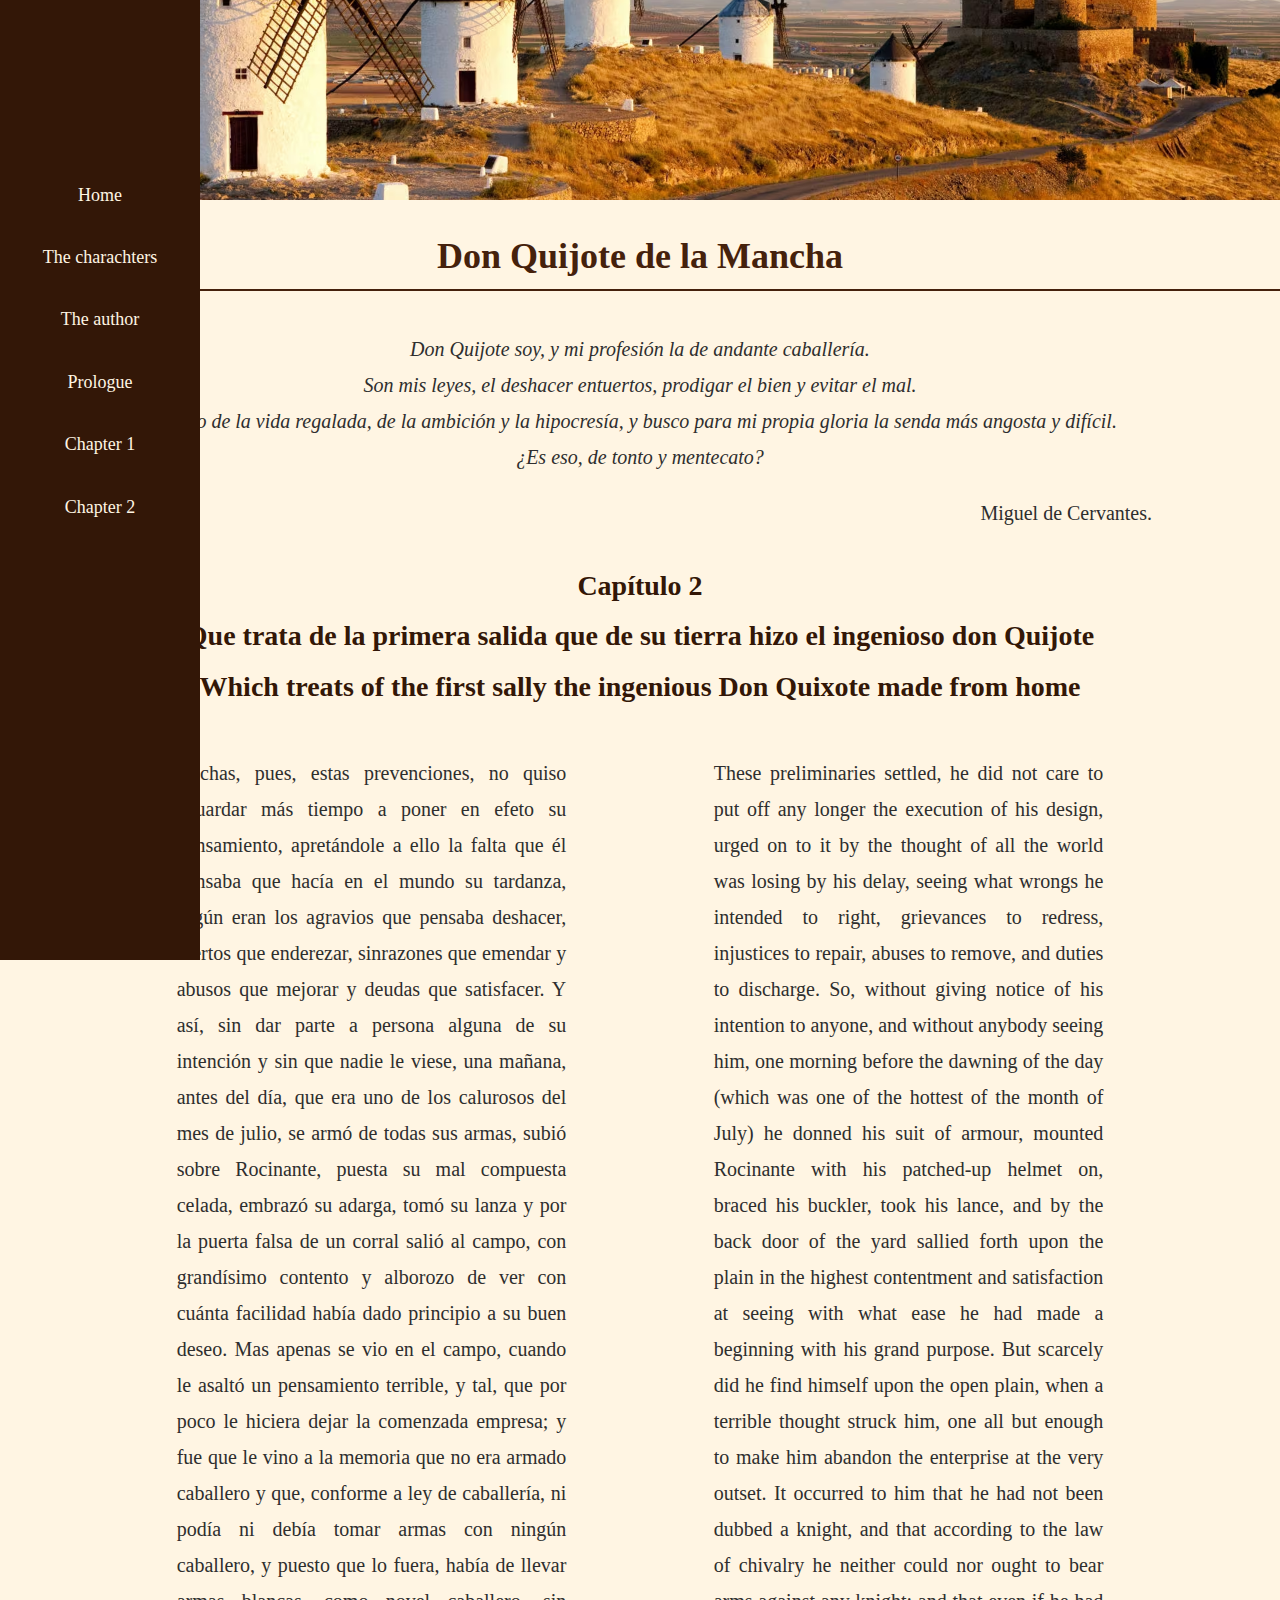
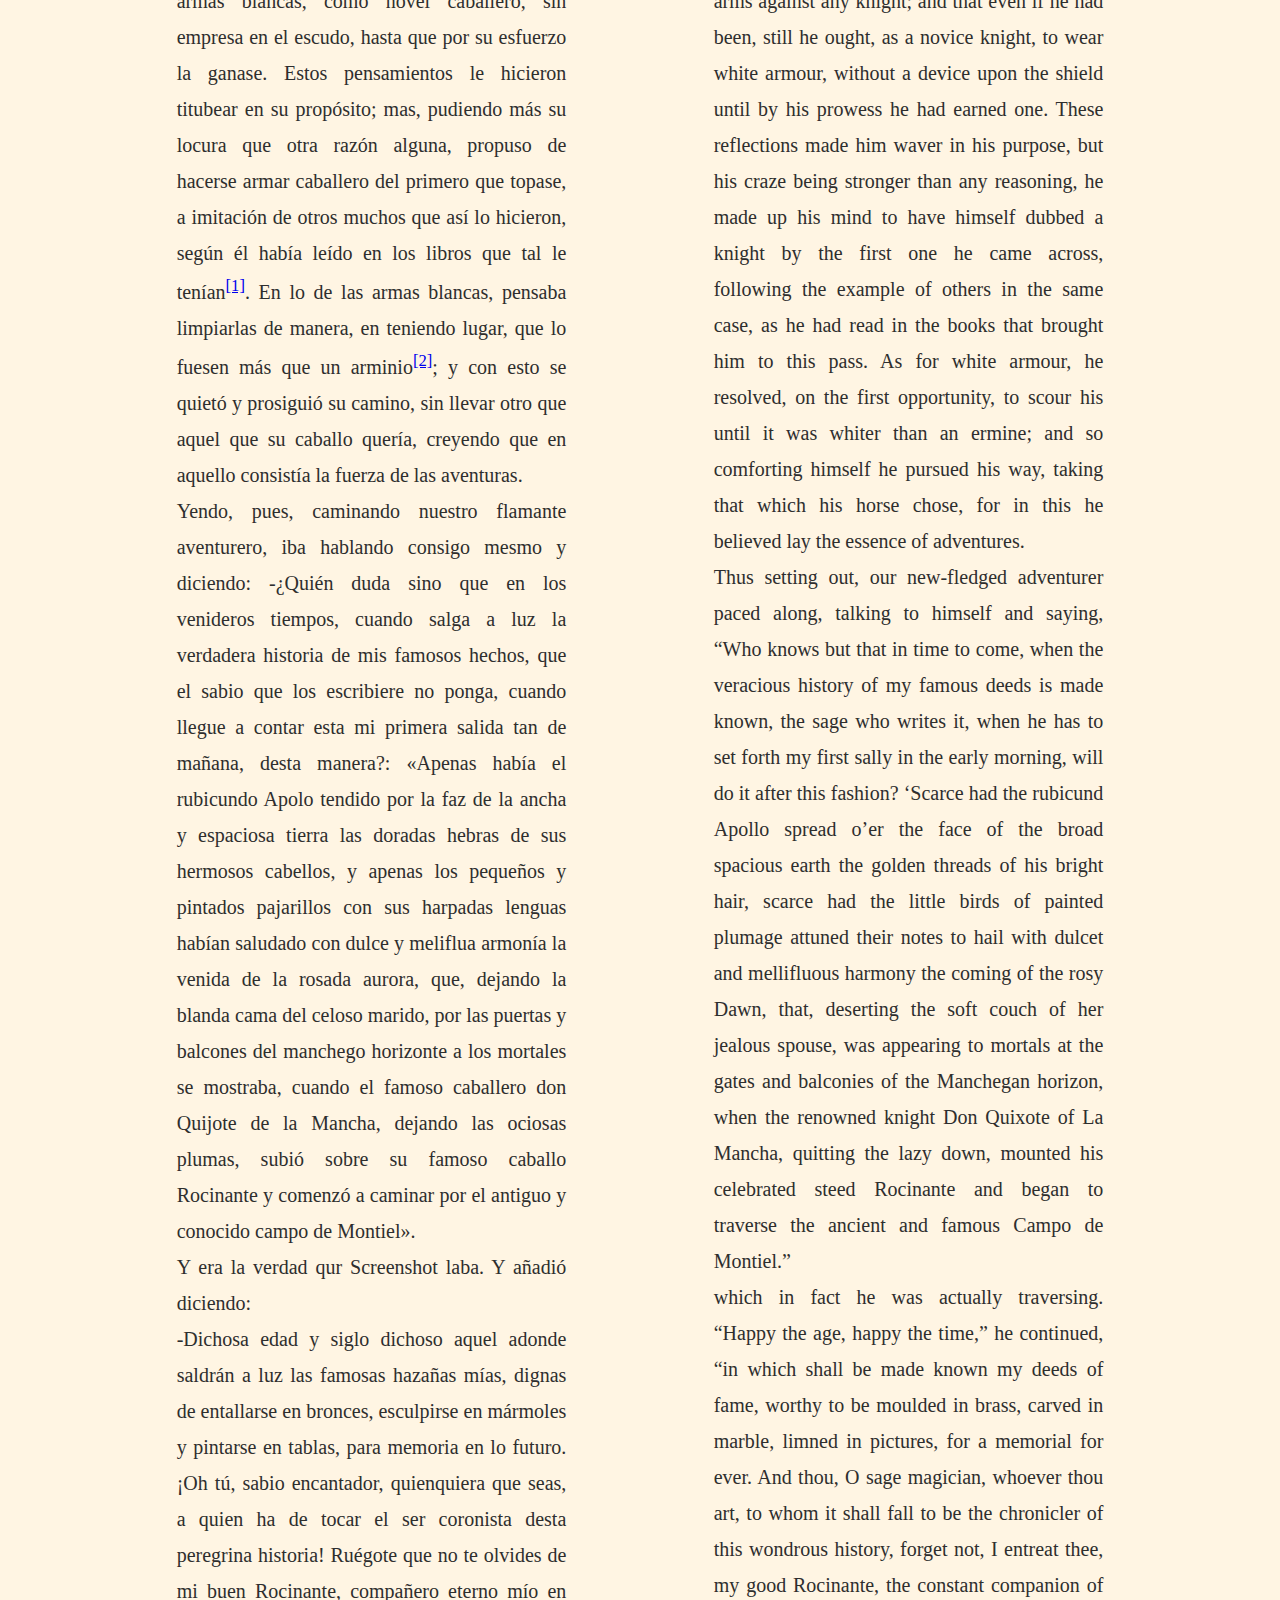
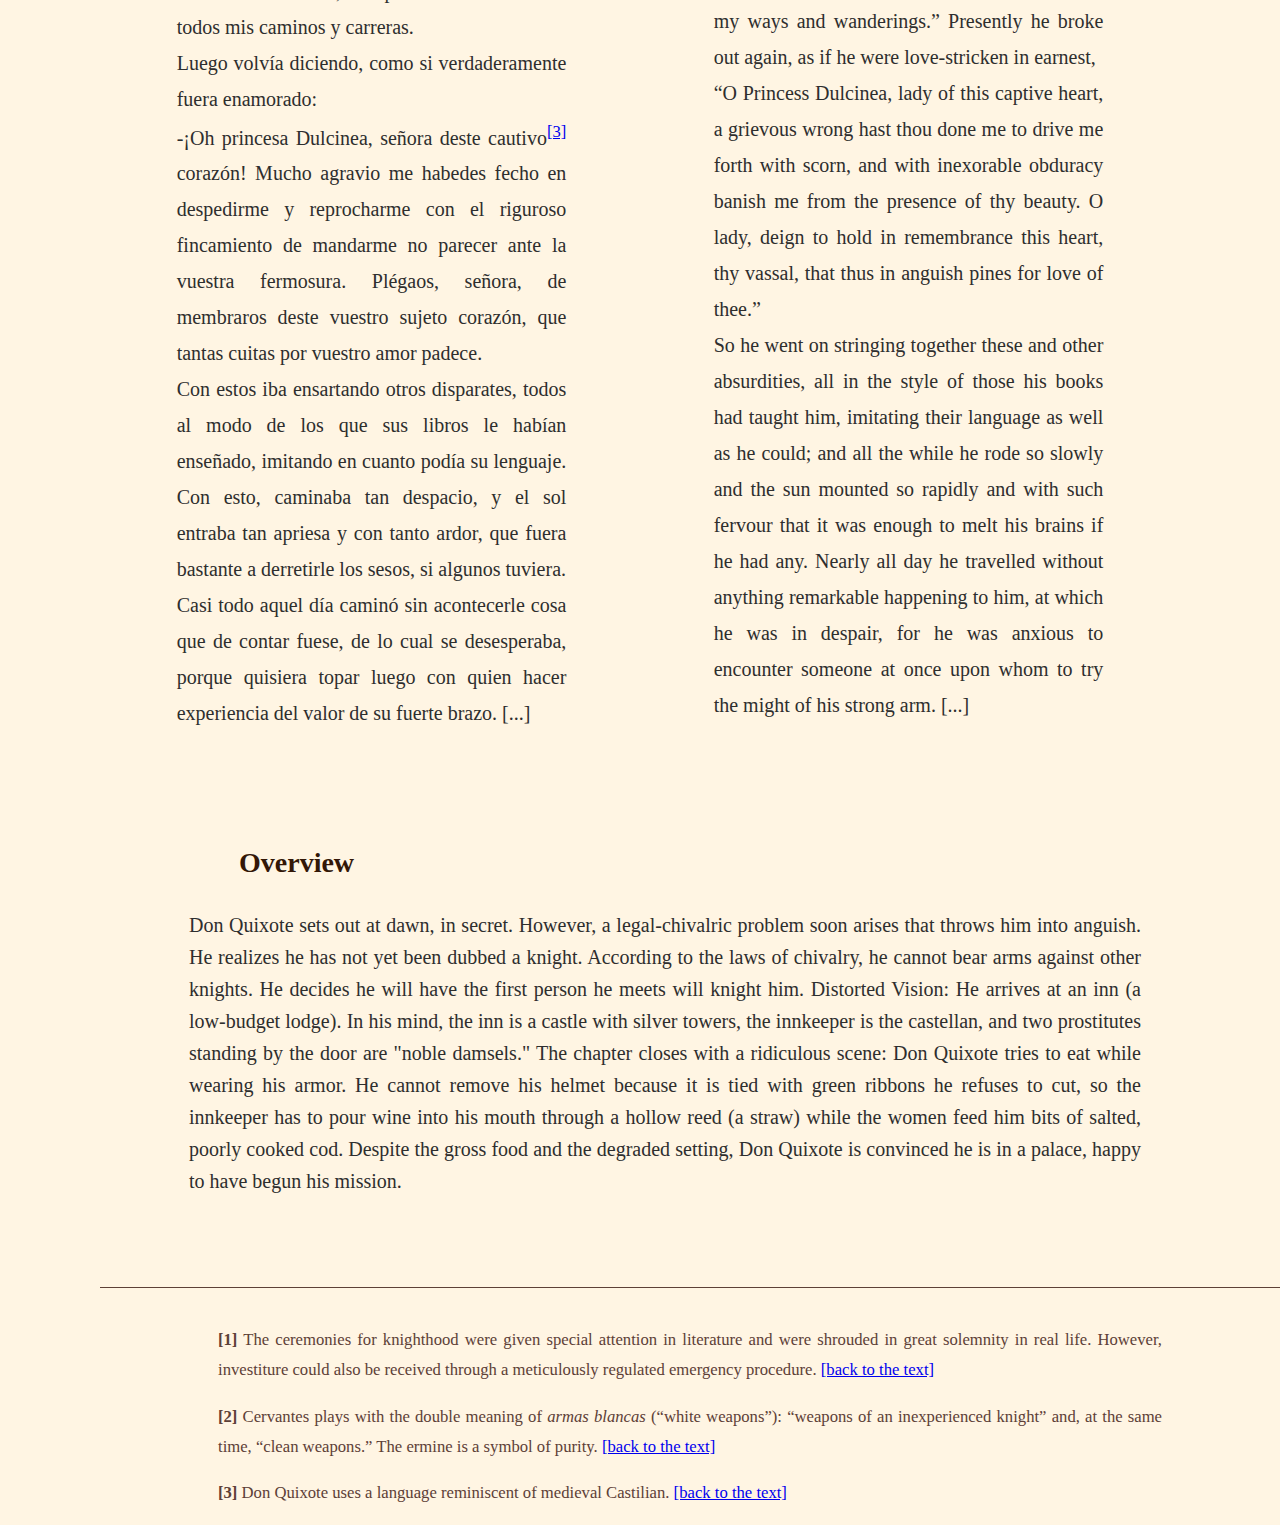
<file: capitolo2.html>
<!DOCTYPE html>
<html>
    <head>
        <title>Chapter 2</title>
  
        <link rel="stylesheet" type="text/css" href="style.css">
        </head>
        
  <body>
            <img src="upper_foto.avif" alt="paesaggio" class="header-img">
            
            <div class="sidebar">
                <h2>Index</h2>
                <a href="index.html">Home</a>
                <a href="personaggi.html">The charachters</a>
                <a href="autore.html">The author</a>
                <a href="prologo.html">Prologue</a>
                <a href="capitolo1.html">Chapter 1</a>
                <a href="capitolo2.html">Chapter 2</a>
            </div>
            
            <h1>Don Quijote de la Mancha</h1>
            <p style="text-align: center; margin-top: 40px;">
                <em>Don Quijote soy, y mi profesión la de andante caballería. <br>
                    Son mis leyes, el deshacer entuertos, prodigar el bien 
                    y evitar el mal. <br> Huyo de la vida regalada, de la ambición 
                    y la hipocresía, y busco para mi propia gloria la senda 
                    más angosta y difícil. <br>
                    ¿Es eso, de tonto y mentecato?</em>
                
            </p>
            <p style="text-align: right; margin-top: 6px;"> 
                Miguel de Cervantes.
            </p>
            
            <h2> Capítulo 2 <br>
                Que trata de la primera salida que de su tierra hizo el ingenioso don Quijote <br>
            Which treats of the first sally the ingenious Don Quixote made from home</h2>
            
            <div class = "riga">
                <div class = "originale colonna">
                    <p>
                        Hechas, pues, estas prevenciones, no quiso aguardar más tiempo a poner en efeto su pensamiento, 
                        apretándole a ello la falta que él pensaba que hacía en el mundo su tardanza, según eran los 
                        agravios que pensaba deshacer, tuertos que enderezar, sinrazones que emendar y abusos que 
                        mejorar y deudas que satisfacer. Y así, sin dar parte a persona alguna de su intención y 
                        sin que nadie le viese, una mañana, antes del día, que era uno de los calurosos del mes 
                        de julio, se armó de todas sus armas, subió sobre Rocinante, puesta su mal compuesta celada, 
                        embrazó su adarga, tomó su lanza y por la puerta falsa de un corral salió al campo, con 
                        grandísimo contento y alborozo de ver con cuánta facilidad había dado principio a su buen deseo. 
                        Mas apenas se vio en el campo, cuando le asaltó un pensamiento terrible, y tal, que por poco 
                        le hiciera dejar la comenzada empresa; y fue que le vino a la memoria que no era armado 
                        caballero y que, conforme a ley de caballería, ni podía ni debía tomar armas con ningún caballero, 
                        y puesto que lo fuera, había de llevar armas blancas, como novel caballero, sin empresa en el escudo, 
                        hasta que por su esfuerzo la ganase. Estos pensamientos le hicieron titubear en su propósito; 
                        mas, pudiendo más su locura que otra razón alguna, propuso de hacerse armar caballero del 
                        primero que topase, a imitación de otros muchos que así lo hicieron, según él había leído 
                        en los libros que tal le tenían<sup><a href="#nota1" id="rif1">[1]</a></sup>. En lo de las armas blancas, pensaba limpiarlas de manera, 
                        en teniendo lugar, que lo fuesen más que un arminio<sup><a href="#nota2" id="rif2">[2]</a></sup>; y con esto se quietó y prosiguió su 
                        camino, sin llevar otro que aquel que su caballo quería, creyendo que en aquello consistía 
                        la fuerza de las aventuras.<br>
                        Yendo, pues, caminando nuestro flamante aventurero, iba hablando consigo mesmo y
                        diciendo:
                        -¿Quién duda sino que en los venideros tiempos, cuando salga a luz la verdadera historia de 
                        mis famosos hechos, que el sabio que los escribiere no ponga, cuando llegue a contar esta mi 
                        primera salida tan de mañana, desta manera?: «Apenas había el rubicundo Apolo tendido por la 
                        faz de la ancha y espaciosa tierra las doradas hebras de sus hermosos cabellos, y apenas los 
                        pequeños y pintados pajarillos con sus harpadas lenguas habían saludado con dulce y meliflua 
                        armonía la venida de la rosada aurora, que, dejando la blanda cama del celoso marido, por las 
                        puertas y balcones del manchego horizonte a los mortales se mostraba, cuando el famoso caballero 
                        don Quijote de la Mancha, dejando las ociosas plumas, subió sobre su famoso caballo Rocinante 
                        y comenzó a caminar por el antiguo y conocido campo de Montiel». <br>
                        Y era la verdad qur Screenshot laba. Y añadió diciendo: <br>
                        -Dichosa edad y siglo dichoso aquel adonde saldrán a luz las famosas hazañas mías, dignas de 
                        entallarse en bronces, esculpirse en mármoles y pintarse en tablas, para memoria en lo futuro.
                        ¡Oh tú, sabio encantador, quienquiera que seas, a quien ha de tocar el ser coronista desta 
                        peregrina historia! Ruégote que no te olvides de mi buen Rocinante, compañero eterno mío en todos mis
                        caminos у carreras. <br>
                        Luego volvía diciendo, como si verdaderamente fuera enamorado: <br>
                        -¡Oh princesa Dulcinea, señora deste cautivo<sup><a href="#nota3" id="rif3">[3]</a></sup> corazón! Mucho agravio me habedes fecho en 
                        despedirme y reprocharme con el riguroso fincamiento de mandarme no parecer ante la vuestra
                        fermosura. Plégaos, señora, de membraros deste vuestro sujeto corazón, que tantas cuitas por
                        vuestro amor padece. <br>
                        Con estos iba ensartando otros disparates, todos al modo de los que sus libros le habían 
                        enseñado, imitando en cuanto podía su lenguaje. Con esto, caminaba tan despacio, y el sol
                        entraba tan apriesa y con tanto ardor, que fuera bastante a derretirle los sesos, si algunos tuviera. <br>
                        Casi todo aquel día caminó sin acontecerle cosa que de contar fuese, de lo cual se desesperaba,
                        porque quisiera topar luego con quien hacer experiencia del valor de su fuerte brazo.
                        [...] </p>
                </div>
                
                <div class= "traduzione colonna">
                    <p>
                        These preliminaries settled, he did not care to put off any longer 
                        the execution of his design, urged on to it by the thought of all 
                        the world was losing by his delay, seeing what wrongs he intended to right, 
                        grievances to redress, injustices to repair, abuses to remove, and duties to discharge. 
                        So, without giving notice of his intention to anyone, and without anybody seeing him, 
                        one morning before the dawning of the day (which was one of the hottest of the month of July) 
                        he donned his suit of armour, mounted Rocinante with his patched-up helmet on, braced his buckler,
                        took his lance, and by the back door of the yard sallied forth upon the plain in the highest 
                        contentment and satisfaction at seeing with what ease he had made a beginning with his grand 
                        purpose. But scarcely did he find himself upon the open plain, when a terrible thought struck 
                        him, one all but enough to make him abandon the enterprise at the very outset. It occurred to 
                        him that he had not been dubbed a knight, and that according to the law of chivalry he neither 
                        could nor ought to bear arms against any knight; and that even if he had been, still he ought, 
                        as a novice knight, to wear white armour, without a device upon the shield until by his prowess 
                        he had earned one. These reflections made him waver in his purpose, but his craze being stronger
                        than any reasoning, he made up his mind to have himself dubbed a knight by the first one he came across, 
                        following the example of others in the same case, as he had read in the books that brought him to this pass. 
                        As for white armour, he resolved, on the first opportunity, to scour his until it was whiter than an ermine; 
                        and so comforting himself he pursued his way, taking that which his horse chose, for in this he believed 
                        lay the essence of adventures.<br>
                        Thus setting out, our new-fledged adventurer paced along, talking to himself and saying, “Who knows
                        but that in time to come, when the veracious history of my famous deeds is made known, the sage who
                        writes it, when he has to set forth my first sally in the early morning, will do it after this fashion?
                        ‘Scarce had the rubicund Apollo spread o’er the face of the broad spacious earth the golden threads of 
                        his bright hair, scarce had the little birds of painted plumage attuned their notes to hail with dulcet
                        and mellifluous harmony the coming of the rosy Dawn, that, deserting the soft couch of her jealous spouse,
                        was appearing to mortals at the gates and balconies of the Manchegan horizon, when the renowned knight 
                        Don Quixote of La Mancha, quitting the lazy down, 
                        mounted his celebrated steed Rocinante and began to traverse the ancient and famous Campo de Montiel.” <br> 
                        which in fact he was actually traversing. “Happy the age, happy the time,” he continued, “in which shall
                        be made known my deeds of fame, worthy to be moulded in brass, carved in marble, limned in pictures, for
                        a memorial for ever. And thou, O sage magician, whoever thou art, to whom it shall fall to be the 
                        chronicler of this wondrous history, forget not, I entreat thee, my good Rocinante, the constant 
                        companion of my ways and wanderings.” Presently he broke out again, as if he were love-stricken in earnest, <br> 
                        “O Princess Dulcinea, lady of this captive heart, a grievous wrong hast thou done me to drive me
                        forth with scorn, and with inexorable obduracy banish me from the presence of thy beauty. O lady,
                        deign to hold in remembrance this heart, thy vassal, that thus in anguish pines for love of thee.” <br>
                        So he went on stringing together these and other absurdities, all in the style of those his books 
                        had taught him, imitating their language as well as he could; and all the while he rode so slowly
                        and the sun mounted so rapidly and with such fervour that it was enough to melt his brains if he
                        had any. Nearly all day he travelled without anything remarkable happening to him, at which he was 
                        in despair, for he was anxious to encounter someone at once upon whom to try the might of his strong arm.
                        [...]
                    </p> 
                </div>
            </div>
            <div class="spiegazione">
                <h2>Overview</h2>
                <p>Don Quixote sets out at dawn, in secret. However, a legal-chivalric problem soon arises that throws him into anguish. 
                     He realizes he has not yet been dubbed a knight. According to the laws of chivalry, 
                     he cannot bear arms against other knights. He decides he will have the first person he meets will knight him.
                    Distorted Vision: He arrives at an inn (a low-budget lodge). 
                    In his mind, the inn is a castle with silver towers, the innkeeper is the castellan, 
                    and two prostitutes standing by the door are "noble damsels."
                    The chapter closes with a ridiculous scene: Don Quixote tries to eat 
                    while wearing his armor. He cannot remove his helmet because it is 
                    tied with green ribbons he refuses to cut, so the innkeeper has to pour wine 
                    into his mouth through a hollow reed (a straw) while the women feed him bits of salted, 
                    poorly cooked cod. Despite the gross food and the degraded setting, 
                    Don Quixote is convinced he is in a palace, happy to have begun his mission.
                </p>
            </div>
      <div class="note">
          <p id="nota1"> 
              <strong>[1]</strong> The ceremonies for knighthood were given special attention in literature and 
              were shrouded in great solemnity in real life. However, investiture could also be received 
              through a meticulously regulated emergency procedure.
              <a href="#rif1">[back to the text]</a>
          </p>
          <p id="nota2"> 
              <strong>[2]</strong> Cervantes plays with the double meaning of <em>armas blancas</em> (“white weapons”): 
              “weapons of an inexperienced knight” and, at the same time, “clean weapons.” The ermine is a symbol of purity.
              <a href="#rif2">[back to the text]</a>
          </p>
          <p id="nota3"> 
              <strong>[3]</strong> Don Quixote uses a language reminiscent of medieval Castilian.
              <a href="#rif3">[back to the text]</a>
          </p>
      </div>
    
</html>
</file>
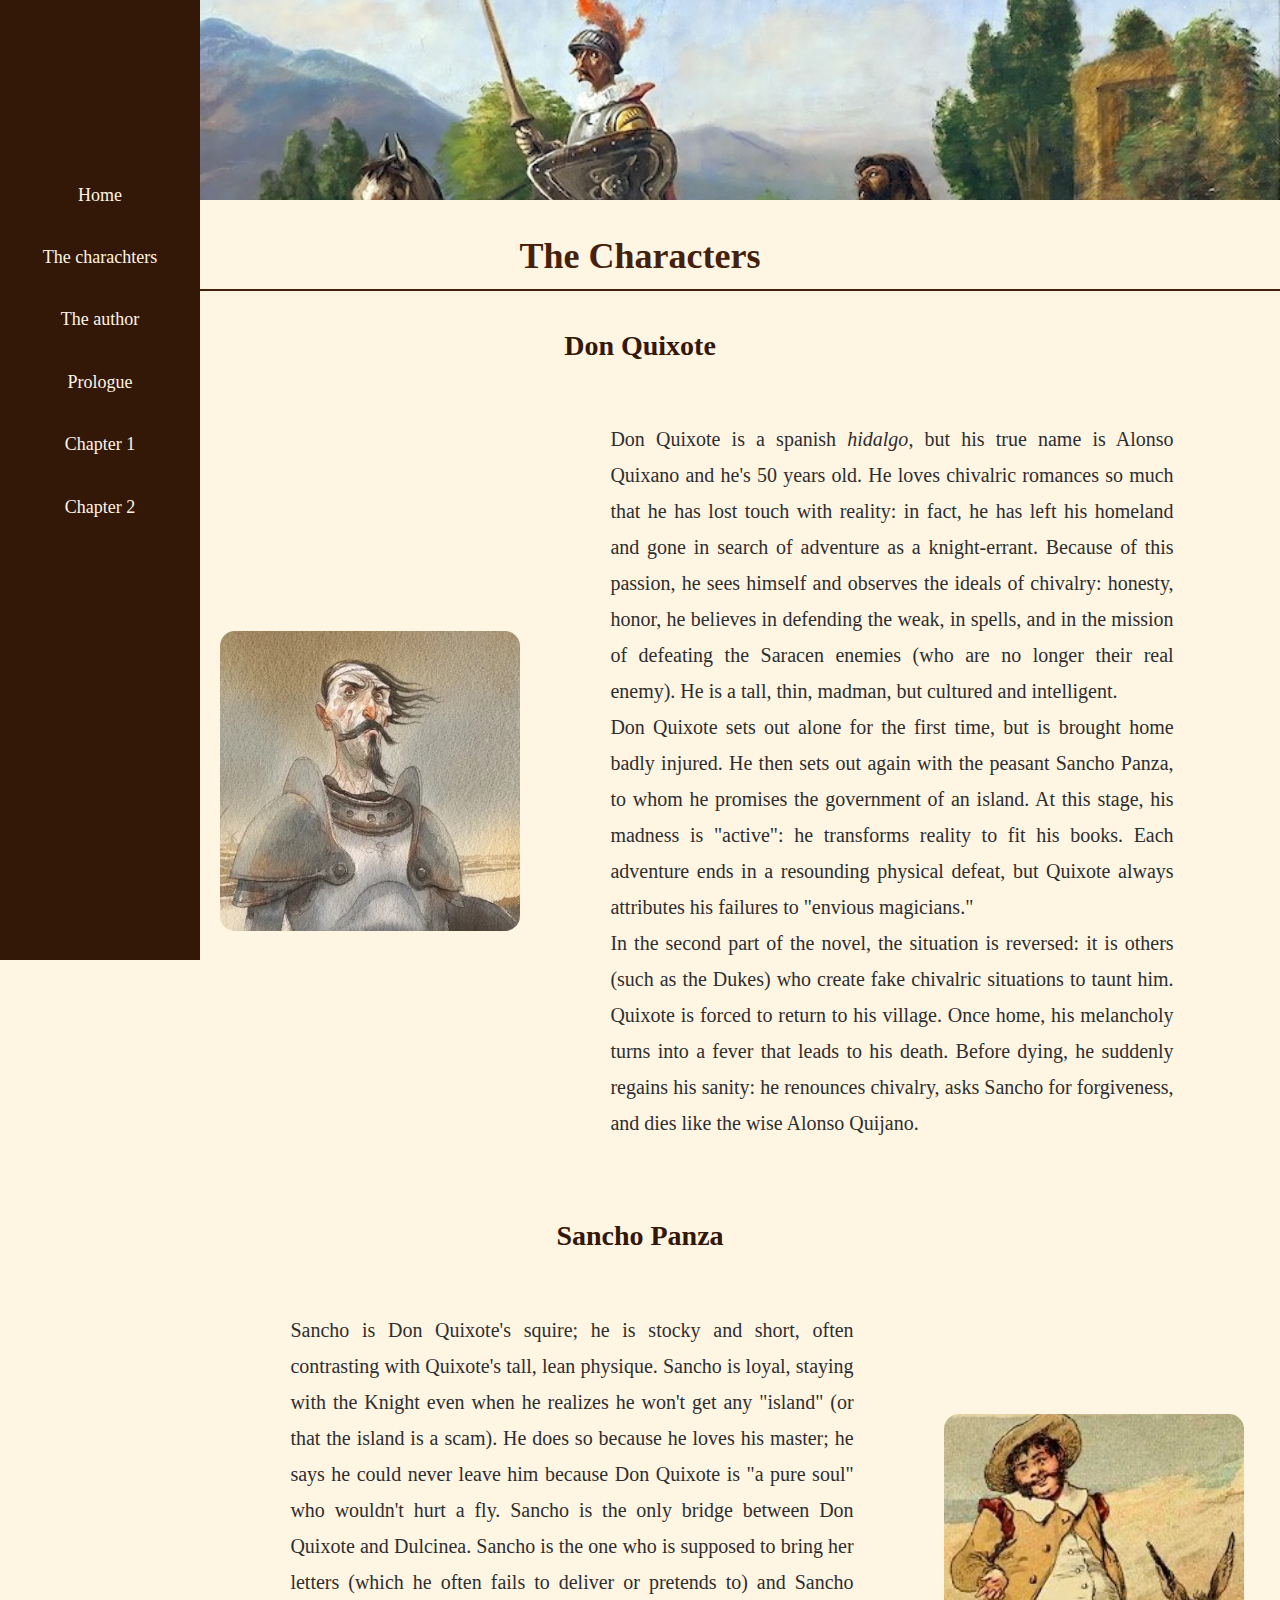
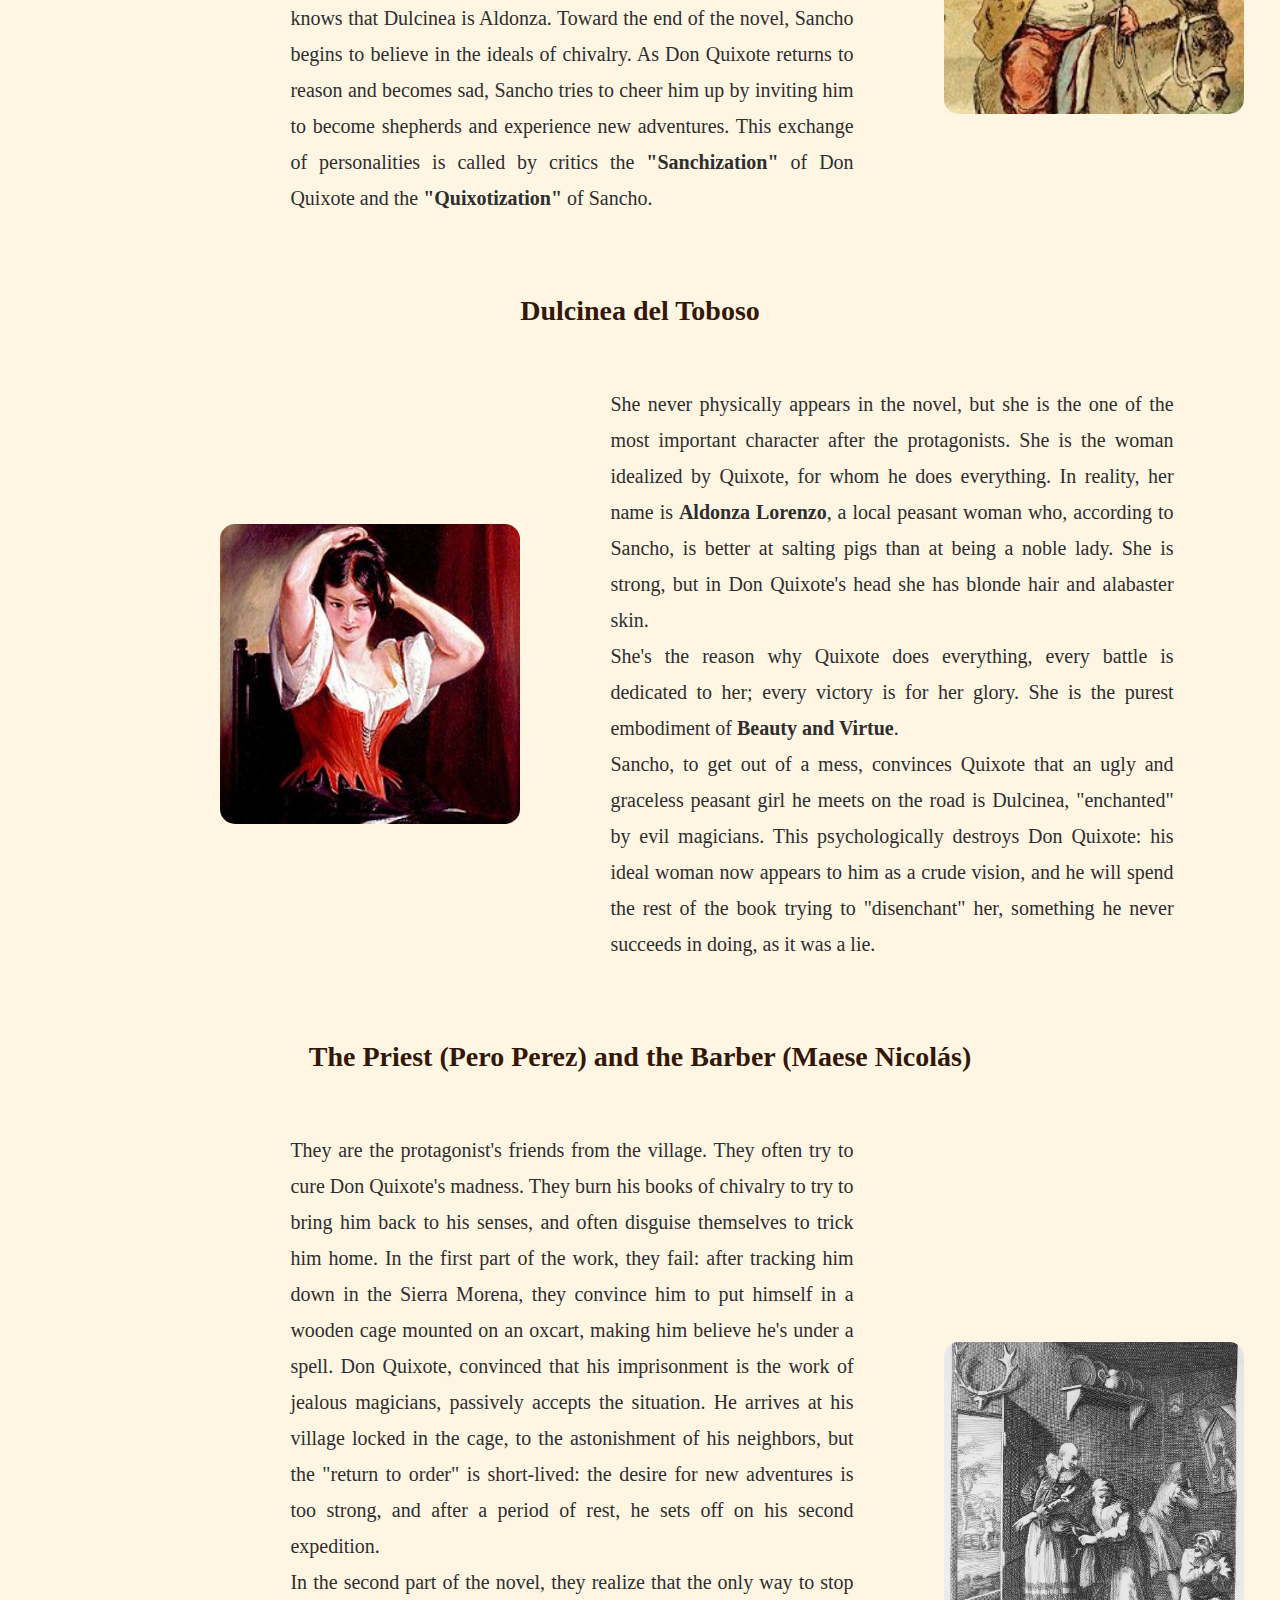
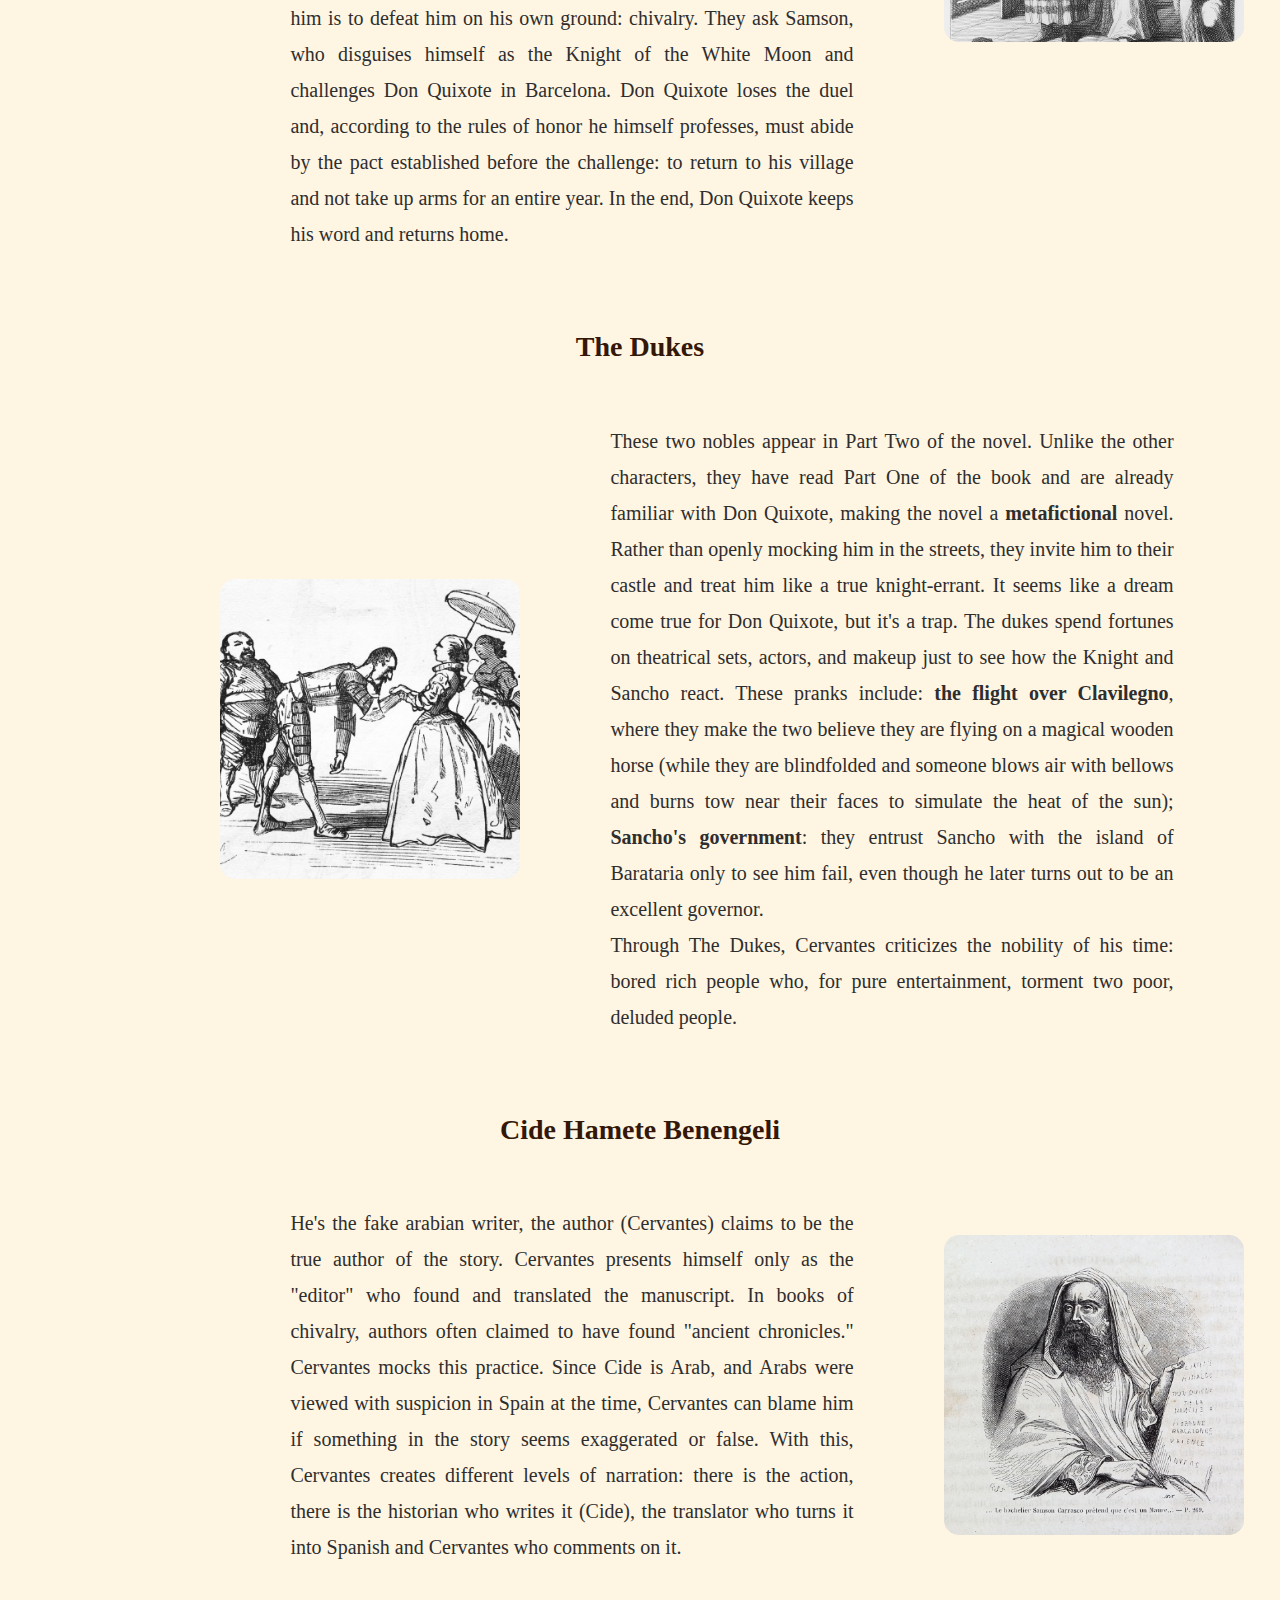
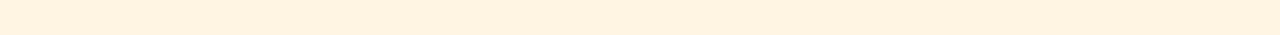
<file: personaggi.html>
<!DOCTYPE html>
<html>
    <head>
        <meta charset="UTF-8">
        <title>I personaggi</title>
        
        <link rel="stylesheet" type="text/css" href="style.css">
    </head>
    <body>
        <div class="sidebar">
            <h2>Index</h2>
            <a href="index.html">Home</a>
            <a href="personaggi.html">The charachters</a>
            <a href="autore.html">The author</a>
            <a href="prologo.html">Prologue</a>
            <a href="capitolo1.html">Chapter 1</a>
            <a href="capitolo2.html">Chapter 2</a>
        </div>
        
        <img src="foto1.jpg" alt="don quijote e sancho" class="header-img">
       
        <h1>The Characters</h1>
        
    <div class="personaggio">
        <h2>Don Quixote</h2> 
        <div class="foto-sinistra">
        <img src="don_quijote.jpg" alt="don quijote">
        <div class="testo-personaggio">
        <p>Don Quixote is a spanish <em>hidalgo</em>, but his true name is
            Alonso Quixano and he's 50 years old. He loves chivalric romances so much that
            he has lost touch with reality: in fact, he has left his homeland
            and gone in search of adventure as a knight-errant.
            Because of this passion, he sees himself and observes the ideals of chivalry:
            honesty, honor, he believes in defending the weak, in spells, and in the mission
            of defeating the Saracen enemies (who are no longer their real enemy).
            He is a tall, thin, madman, but cultured and intelligent. <br> 
            Don Quixote sets out alone for the first time, but is brought 
            home badly injured. He then sets out again with the peasant 
            Sancho Panza, to whom he promises the government of an island. 
            At this stage, his madness is "active": he transforms reality to fit his books. 
            Each adventure ends in a resounding physical defeat,
            but Quixote always attributes his failures to "envious magicians." 
            <br> In the second part of the novel, the situation is reversed: 
            it is others (such as the Dukes) who create fake chivalric situations 
            to taunt him. Quixote is forced to return to his village. 
            Once home, his melancholy turns into a fever that leads to his death. 
            Before dying, he suddenly regains his sanity: he renounces chivalry, 
            asks Sancho for forgiveness, and dies like the wise Alonso Quijano.
        </p>
            </div>
        </div>
    </div>
        
        <div class="personaggio">
            <h2>Sancho Panza</h2> 
            <div class="foto-destra">
           <img src="sancho.jpg" alt="sancho">
            <div class="testo-personaggio">
                <p> Sancho is Don Quixote's squire; he is stocky and short, 
                    often contrasting with Quixote's tall, lean physique. 
                    Sancho is loyal, staying with the Knight even when he 
                    realizes he won't get any "island" (or that the island is a scam).
                    He does so because he loves his master; he says he could never 
                    leave him because Don Quixote is "a pure soul" who wouldn't hurt a fly.
                    Sancho is the only bridge between Don Quixote and Dulcinea.
                    Sancho is the one who is supposed to bring her letters 
                    (which he often fails to deliver or pretends to) and Sancho knows that Dulcinea is Aldonza.
                    Toward the end of the novel, Sancho begins to believe in the ideals of chivalry. 
                    As Don Quixote returns to reason and becomes sad, Sancho tries to cheer him 
                    up by inviting him to become shepherds and experience new adventures. 
                    This exchange of personalities is called by critics the <b>"Sanchization"</b>
                    of Don Quixote and the <b>"Quixotization"</b> of Sancho.
            </p>
           </div> 
         </div>
    </div>
        
    <div class="personaggio">
        <h2>Dulcinea del Toboso</h2> <div class="foto-sinistra">
        <img src="dulcinea.jpg" alt="duclinea del toboso">
        <div class="testo-personaggio">
        <p> 
            She never physically appears in the novel, 
            but she is the one of the most important character 
            after the protagonists. She is the woman idealized by Quixote, 
            for whom he does everything. In reality, her name is <b>Aldonza Lorenzo</b>,
            a local peasant woman who, according to Sancho, is better at salting pigs 
            than at being a noble lady. She is strong, but in Don Quixote's head she has 
            blonde hair and alabaster skin. <br>
            She's the reason why Quixote does everything, every battle 
            is dedicated to her; every victory is for her glory. She is the purest embodiment of <b>Beauty and Virtue</b>. <br>
            Sancho, to get out of a mess, convinces Quixote that an ugly and graceless peasant girl 
            he meets on the road is Dulcinea, 
            "enchanted" by evil magicians. 
            This psychologically destroys Don Quixote: 
            his ideal woman now appears to him as a crude vision, and he will spend the rest of the 
            book trying to "disenchant" her, something he never succeeds in doing, as it was a lie.
            </p>
        </div>
        </div>
    </div>
        
        <div class="personaggio">
            <h2>The Priest (Pero Perez) and the Barber (Maese Nicolás)</h2> 
            <div class="foto-destra">
            <img src="curato_barbiere.jpg" alt="curato e barbiere">
            <div class="testo-personaggio">
            <p> 
                They are the protagonist's friends from the village. They often try to
                cure Don Quixote's madness. They burn his books of chivalry
                to try to bring him back to his senses, and often disguise themselves to trick him
                home. In the first part of the work, they fail: after tracking him
                down in the Sierra Morena, they convince him to put himself in a wooden cage mounted on an oxcart,
                making him believe he's under a spell.
                Don Quixote, convinced that his imprisonment is the work of jealous magicians, 
                passively accepts the situation. 
                He arrives at his village locked in the cage, to the astonishment of his neighbors, 
                but the "return to order" is short-lived: the desire for new adventures is too strong, 
                and after a period of rest, he sets off on his second expedition. <br>
                In the second part of the novel, they realize that the only way to stop 
                him is to defeat him on his own ground: chivalry.
                They ask Samson, who disguises himself as the Knight of the White Moon and challenges Don Quixote in Barcelona.
                Don Quixote loses the duel and, according to the rules of honor he 
                himself professes, must abide by the pact established before the challenge: 
                to return to his village and not take up arms for an entire year.
                In the end, Don Quixote keeps his word and returns home.
        </p>
            </div>
            </div>
       </div>
        
        <div class="personaggio">
            <h2>The Dukes</h2> <div class="foto-sinistra">
            <img src="duquesa.jpg" alt="Don Quijote besa la mano de la Duquesa">
            <div class="testo-personaggio">
            <p> 
                These two nobles appear in Part Two of the novel. 
                Unlike the other characters, they have read Part One of the book and are already 
                familiar with Don Quixote, making the novel a <b>metafictional</b> novel.
                Rather than openly mocking him in the streets, they invite him to their 
                castle and treat him like a true knight-errant. It seems like a dream come true for Don Quixote, but it's a trap.
                The dukes spend fortunes on theatrical sets, actors, and makeup just to 
                see how the Knight and Sancho react. These pranks include: <b>the flight over Clavilegno</b>, 
                where they make the two believe they are flying on a magical wooden horse 
                (while they are blindfolded and someone blows air with bellows and burns 
                tow near their faces to simulate the heat of the sun); <b>Sancho's government</b>: 
                they entrust Sancho with the island of Barataria only to see him fail, even though 
                he later turns out to be an excellent governor. <br>
                Through The Dukes, Cervantes criticizes the nobility of his time: 
                bored rich people who, for pure entertainment, torment two poor, deluded people.
            </p>
            </div>
        </div>
        </div>
        
        <div class="personaggio">
            <h2>Cide Hamete Benengeli</h2> <div class="foto-destra">
            <img src="cide.jpg" alt="Cide Hamete Benengeli">
            <div class="testo-personaggio">
        <p> 
            He's the fake arabian writer, the author (Cervantes) claims to be the true author of the story. 
            Cervantes presents himself only as the "editor" who found and translated the manuscript.
            In books of chivalry, authors often claimed to have found "ancient chronicles." Cervantes mocks this practice.
            Since Cide is Arab, and Arabs were viewed with suspicion in Spain at the time, 
            Cervantes can blame him if something in the story seems exaggerated or false. 
            With this, Cervantes creates different levels of narration: there is the action, 
            there is the historian who writes it (Cide), the translator who turns it into Spanish 
            and Cervantes who comments on it.
        </p>
               </div> 
          </div>
      </div>
        
    </body>
</html>
</file>
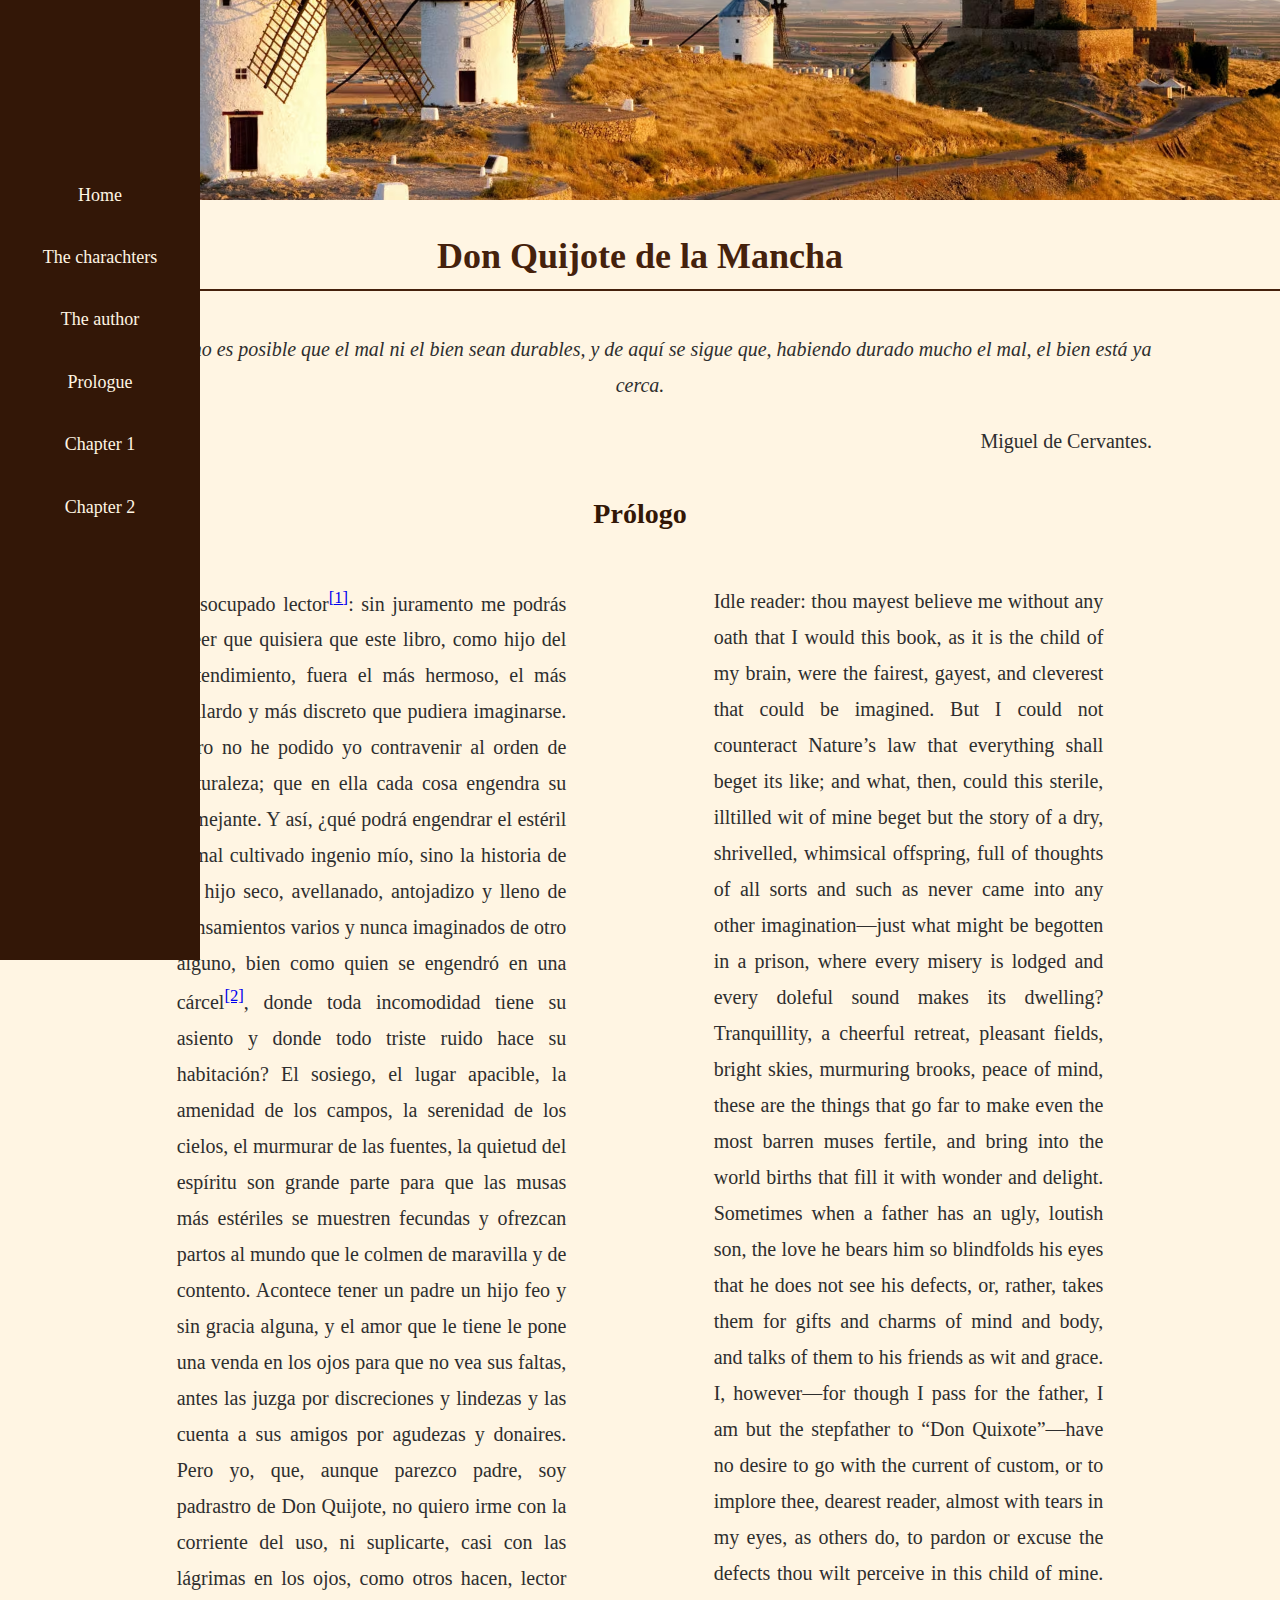
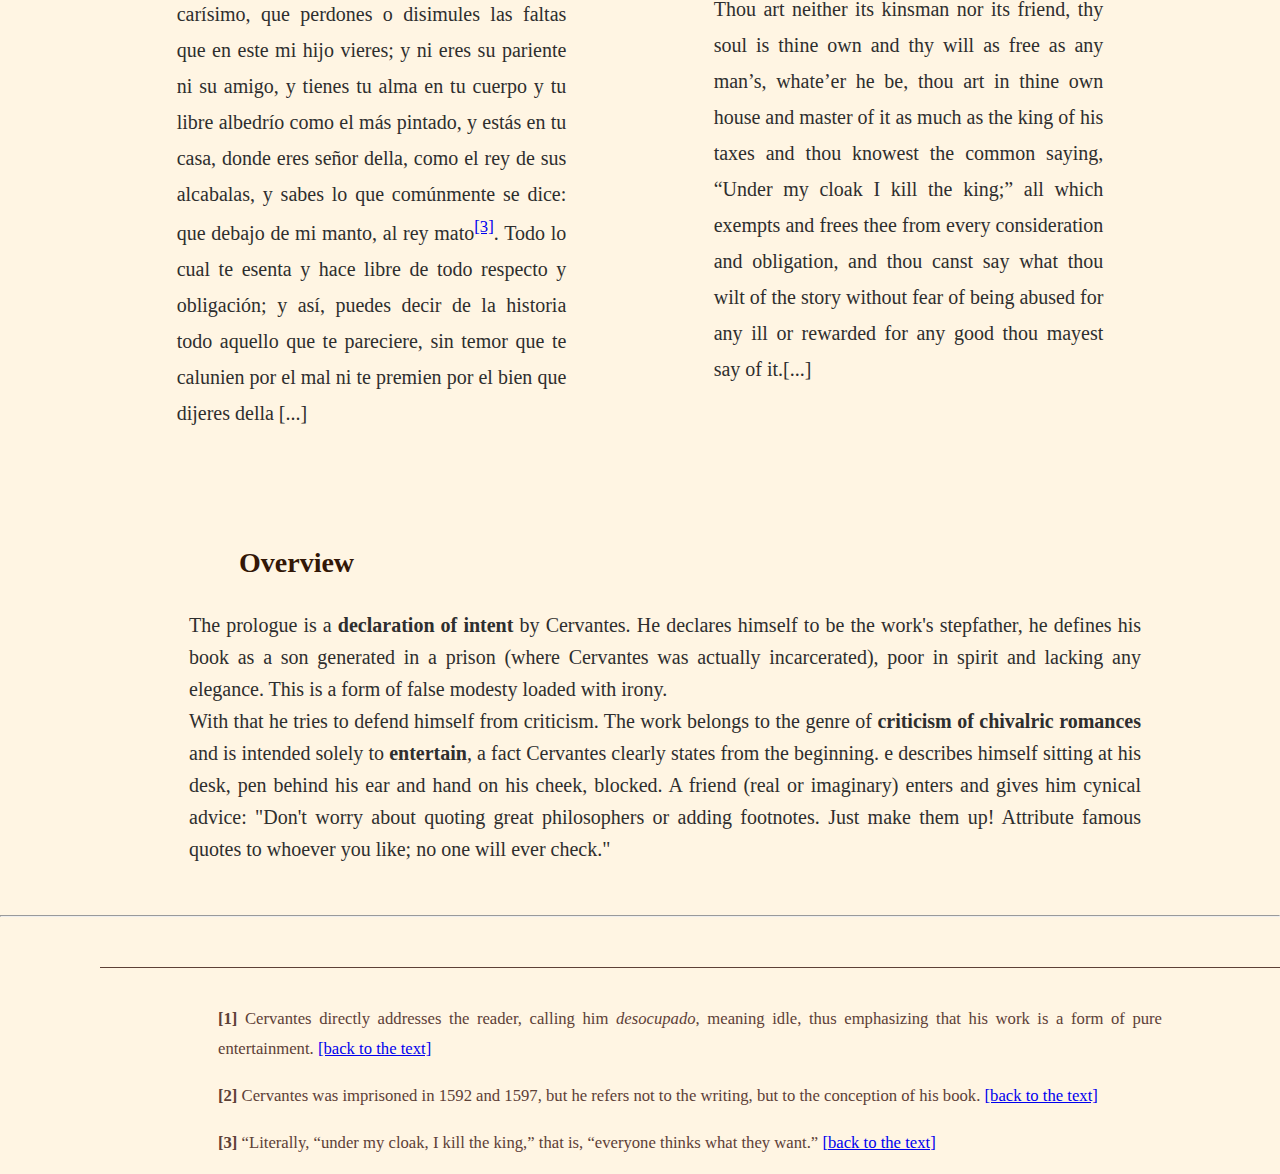
<file: prologo.html>
<!DOCTYPE html>
<html>
<head>
<title>Prologue</title>

<link rel="stylesheet" type="text/css" href="style.css">
	
</head>
<body>
	<img src="upper_foto.avif" alt="paesaggio" class="header-img">
	<div class="sidebar">
		<h2>Index</h2>
		<a href="index.html">Home</a>
		<a href="personaggi.html">The charachters</a>
		<a href="autore.html">The author</a>
		<a href="prologo.html">Prologue</a>
		<a href="capitolo1.html">Chapter 1</a>
		<a href="capitolo2.html">Chapter 2</a>
	</div>
		
	<h1>Don Quijote de la Mancha</h1>
	<p style="text-align: center; margin-top: 40px;">
		<em>Porque no es posible que el mal ni el bien
			sean durables, y de aquí se sigue que,
			habiendo durado mucho el mal, el bien está ya cerca.</em>
		
	</p>
	<p style="text-align: right; margin-top: 6px;"> 
		Miguel de Cervantes.
	</p>

<h2> Prólogo </h2>

<div class = "riga">
	<div class = "originale colonna">
<p>Desocupado lector<sup><a href="#nota1" id="rif1">[1]</a></sup>: sin juramento me 
	podrás creer que quisiera que este libro,
como hijo del entendimiento, fuera el más hermoso, el más gallardo y más
discreto que pudiera imaginarse. Pero no he podido yo contravenir al orden de
naturaleza; que en ella cada cosa engendra su semejante. Y así, ¿qué podrá
engendrar el estéril y mal cultivado ingenio mío, sino la historia de un hijo
seco, avellanado, antojadizo y lleno de pensamientos varios y nunca imaginados
de otro alguno, bien como quien se engendró en una cárcel<sup><a href="#nota2" id="rif2">[2]</a></sup>, donde toda
incomodidad tiene su asiento y donde todo triste ruido hace su habitación? El
sosiego, el lugar apacible, la amenidad de los campos, la serenidad de los
cielos, el murmurar de las fuentes, la quietud del espíritu son grande parte
para que las musas más estériles se muestren fecundas y ofrezcan partos al mundo
que le colmen de maravilla y de contento. Acontece tener un padre un hijo feo y
sin gracia alguna, y el amor que le tiene le pone una venda en los ojos para que
no vea sus faltas, antes las juzga por discreciones y lindezas y las cuenta a
sus amigos por agudezas y donaires. Pero yo, que, aunque parezco padre, soy
padrastro de Don Quijote, no quiero irme con la corriente del uso, ni
suplicarte, casi con las lágrimas en los ojos, como otros hacen, lector
carísimo, que perdones o disimules las faltas que en este mi hijo vieres; y ni
eres su pariente ni su amigo, y tienes tu alma en tu cuerpo y tu libre albedrío
como el más pintado, y estás en tu casa, donde eres señor della, como el rey de
sus alcabalas, y sabes lo que comúnmente se dice: que debajo de mi manto, al rey
mato<sup><a href="#nota3" id="rif3">[3]</a></sup>. Todo lo cual te esenta y hace libre de todo respecto y obligación; y así,
puedes decir de la historia todo aquello que te pareciere, sin temor que te
calunien por el mal ni te premien por el bien que dijeres della [...] </p>
</div>

	<div class= "traduzione colonna">
		<p>Idle reader: thou mayest believe me without any oath that I would this book, 
			as it is the child of my brain, were the fairest, gayest, and cleverest 
			that could be imagined. But I could not counteract Nature’s law that 
			everything shall beget its like; and what, then, could this sterile, 
			illtilled wit of mine beget but the story of a dry, shrivelled, whimsical 
			offspring, full of thoughts of all sorts and such as never came into any 
			other imagination—just what might be begotten in a prison, where every 
			misery is lodged and every doleful sound makes its dwelling? Tranquillity, 
			a cheerful retreat, pleasant fields, bright skies, murmuring brooks, 
			peace of mind, these are the things that go far to make even the most 
			barren muses fertile, and bring into the world births that fill it with 
			wonder and delight. Sometimes when a father has an ugly, loutish son, the 
			love he bears him so blindfolds his eyes that he does not see his defects, 
			or, rather, takes them for gifts and charms of mind and body, and talks of 
			them to his friends as wit and grace. I, however—for though I pass for the 
			father, I am but the stepfather to “Don Quixote”—have no desire to go with 
			the current of custom, or to implore thee, dearest reader, almost with tears 
			in my eyes, as others do, to pardon or excuse the defects thou wilt perceive 
			in this child of mine. Thou art neither its kinsman nor its friend, thy soul
			is thine own and thy will as free as any man’s, whate’er he be, thou art in 
			thine own house and master of it as much as the king of his taxes and thou 
			knowest the common saying, “Under my cloak I kill the king;” all which 
			exempts and frees thee from every consideration and obligation, and thou 
			canst say what thou wilt of the story without fear of being abused for any 
			ill or rewarded for any good thou mayest say of it.[...]
</p>

</div>
</div>

<div class="spiegazione">
<h2> Overview </h2>
	
	<p> The prologue is a <b>declaration of intent</b> by Cervantes.
		He declares himself to be the work's stepfather, 
		he defines his book as a son generated in a prison (where Cervantes was actually 
		incarcerated), poor in spirit and lacking any elegance. 
		This is a form of false modesty loaded with irony. 
		<br>With that he tries to defend himself from criticism. The work belongs to the genre of
		<b>criticism of chivalric romances</b> and is intended solely to
		<b>entertain</b>, a fact Cervantes clearly states from the beginning. 
		e describes himself sitting at his desk, pen behind his ear and hand on his cheek,
		blocked. A friend (real or imaginary) enters and gives him cynical advice: 
		"Don't worry about quoting great philosophers or adding footnotes. Just make them up! 
		Attribute famous quotes to whoever you like; no one will ever check."

	
</div> 
	<hr>
	<div class="note">
		<p id="nota1">
			<strong>[1]</strong> Cervantes directly addresses the reader, 
			calling him <em>desocupado</em>, meaning idle,
			thus emphasizing that his work is a form of pure entertainment.
			<a href="#rif1">[back to the text]</a>
		</p>
		<p id="nota2">
			<strong>[2]</strong> Cervantes was imprisoned in 1592 and 1597, 
			but he refers not to the writing, but to the conception of his book.
			<a href="#rif2">[back to the text]</a>
		</p>
		<p id="nota3">
			<strong>[3]</strong> “Literally, “under my cloak, I kill the king,”
			that is, “everyone thinks what they want.”
			<a href="rif3">[back to the text]</a>
		</p>
	</div>
	
</body>
</html>
</file>
<file: style.css>
body {
    font-family: 'Times new roman', serif;
    line-height: 1.8;
    font-size: 20px;
    text-align: justify;
    padding: 0;
    margin-left: 20%;  
    margin:0;
    background-color: #fff5e3;
    color: #2e2e2e;
}

.spiegazione {
     margin-left: 50px;
     padding: 20px;
     font-size: 20px;
     line-height:1.6;
}

.spiegazione h2 {
    text-align: left;
    margin-left: 50px;   
}

h1, h2, h3, .riga, p {
    padding-left: 10%;
    padding-right: 10%;
}

h1 {
    font-size: 36px;
    color: #45210c;
    margin-bottom: 20px;
    text-align: center;
    border-bottom: 2px solid #45210c;
}

h2 {
    font-size: 28px;
    color: #331707;
    margin-top: 30px;
    text-align: center; 
}

.riga {
    display: flex;
    gap: 50px;
    margin-bottom: 40px; 
}

.colonna {
    flex: 1;
    text-align: justify;
}

.personaggio {
    margin-bottom: 50px;
    width: 100%;
}

.personaggio h2{
    text-align: center;
    margin-bottom: 30px;
}

.foto-sinistra, .foto-destra {
    display: flex;
    align-items: center;
    justify-content: center;
    gap: 20px;
    max-width: 80%;
    margin-left: 220px;
}

.foto-sinistra img, .foto-destra img {
    width: 300px;
    height: 300px;
    object-fit: cover;
    border-radius: 15px;
}

.foto-destra {
    flex-direction: row-reverse;
}

.testo-personaggio {
    flex: 1;
    text-align: justify;
    line-height: 1.8;
    font-size: 20px;
}

.header-img {
    width: 100%;
    max-height: 200px;
    object-fit: cover;
    display: block;
    margin: 0;
    padding-top: 0;
    padding-right: 0%;
    padding-left: 0%;
}

.home-page{
    display: flex;
    justify-content: center;
    align-items: center;
    height: 100vh;
    width: 100%;
    margin:0;
    padding:0;
    background-image: url('sfondo_home.jpg'); 
    background-size: cover;
    background-position: center;
    background-attachment: fixed;
}

.home-box{
    border: 2px solid #fff5e3;
    text-align: center;
    width: 600px;
    padding: 40px;
    height: auto;
    max-height: 800px;
    border-radius: 20px;
    background-color: rgba(62, 39, 35, 0.75);
    
}

.home-box h1, .home-box h2 {
    color: #faf7f5;
    border-bottom: none
}

.link-home a{
    display: block;
    color: #fff8eb; 
    padding: 5%;
    text-decoration: none;
    font-size: 20px;
}

.link-home a:hover{
    text-decoration: underline;
}

.author {
    display: flex;
    flex-direction: row-reverse;
    justify-content: space-between;
    align-items:flex-start;
    gap: 40px;                  
    margin-top: 30px;
  
}

.author img {
    width: 450px;
    height: auto;
    object-fit: cover;
    border-radius: 15px;
    border-right: 20px;
    
}

.testo-autore {
    flex:1;
    text-align: justify;
    
}

.contenuto {
    margin-left: 200px;
    padding-left: 20px;
    padding-right: 20px;
}

.sidebar {
    height: 100%;
    width: 200px;           
    position: fixed;        
    z-index: 1000;          
    top: 0;
    left: 0;               
    background-color: #331707; 
    padding-top: 60px;     
    text-align: center;
     
}

.sidebar a {
    padding: 15px 10px;
    text-decoration: none;
    font-size: 18px;
    color: #fff5e3;         
    display: block;         
    transition: 0.3s;
}

.sidebar a:hover {
    background-color: #4e342e;
    color: #ffffff;
}

.sup a {
    text-decoration: none;
    color: #4e342e;
    font-weight: bold;
    font-size: 0.8em;
    padding: 0 2px;
}


.note {
    font-size: smaller;
    color: #5d4037;
    border-top: 1px solid #5d4037;
    margin-top: 50px;
    margin-left:100px; 
    padding-top: 20px;
}
</file>
